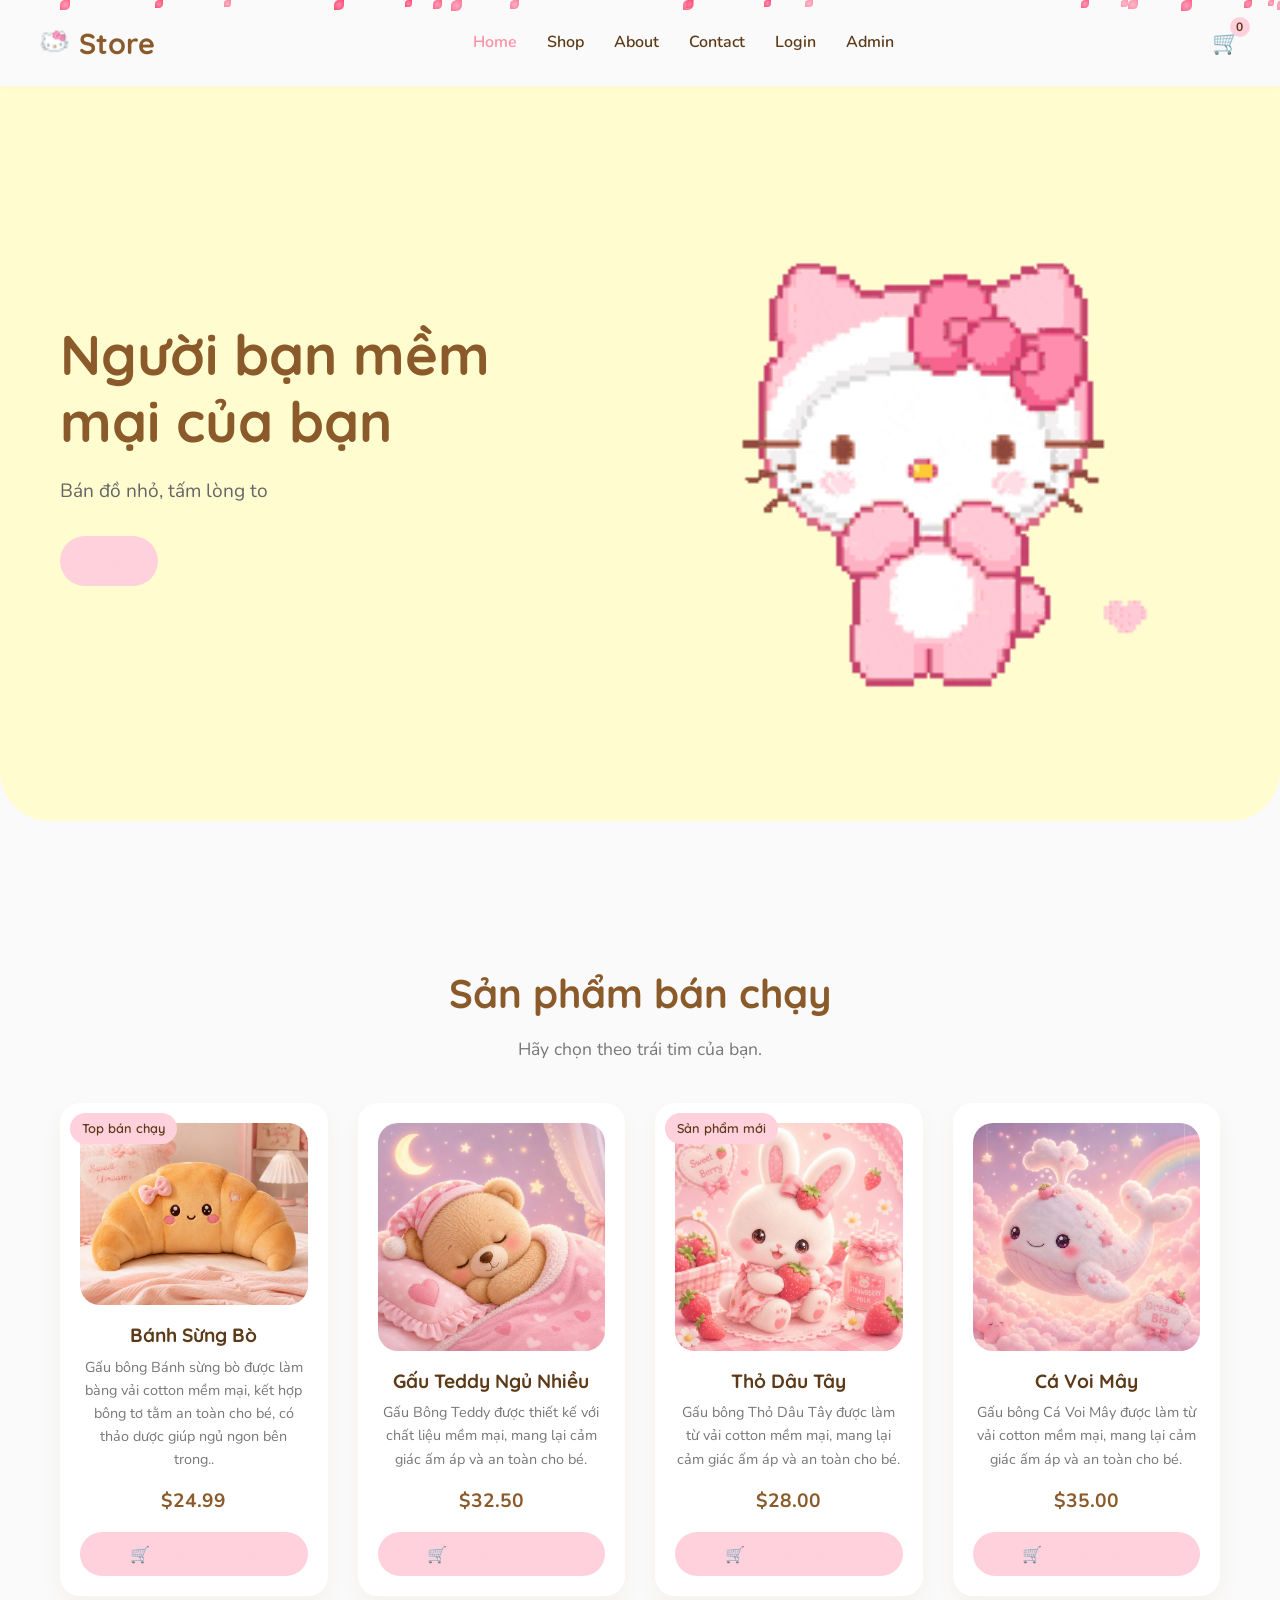
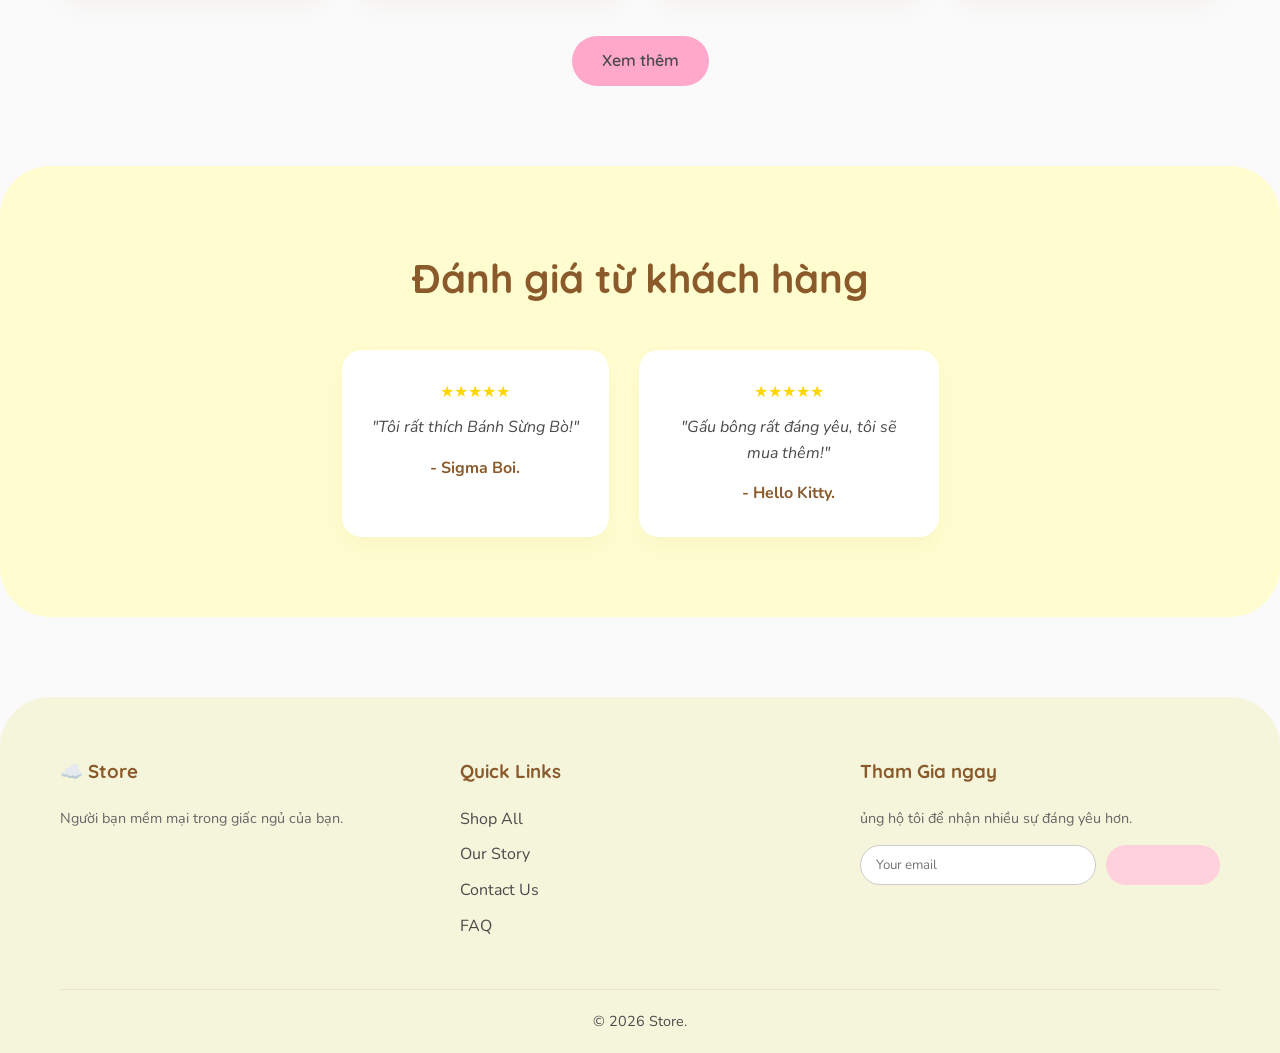
<file: index.html>
<!DOCTYPE html>
<html lang="en">

<head>
  <meta charset="UTF-8">
  <meta name="viewport" content="width=device-width, initial-scale=1.0">
  <title>☁️Store | Soft friends for every moment</title>
  <link rel="stylesheet" href="style.css">
  <link rel="stylesheet" herf="app.css">

</head>

<body>

  <!-- Navigation -->
  <header>
    <div class="container navbar">
      <a href="index.html" class="logo">
        <img src="logo.png" alt="Store Logo" class="logo-image" style="height:1em;width:auto;border-radius:4px;" />
        <span>Store</span>
      </a>

      <button class="mobile-menu-btn">☰</button>

      <ul class="nav-links">
        <li><a href="index.html" class="active">Home</a></li>
        <li><a href="shop.html">Shop</a></li>
        <li><a href="about.html">About</a></li>
        <li><a href="contact.html">Contact</a></li>
        <li><a href="login.html">Login</a></li>
        <li><a href="admin.html">Admin</a></li>

      </ul>
            <a href="cart.html" class="cart-icon-container" style="font-size:1.4rem;color:var(--dark-brown);position:relative;text-decoration:none;">
        🛒 <span class="cart-badge" id="nav-badge">0</span>
      </a>
    </div>
  </header>

  <!-- Hero Section -->
  <section class="hero">
    <div class="container">
      <div class="hero-text">
        <h1>Người bạn mềm mại của bạn</h1>
        <p>Bán đồ nhỏ, tấm lòng to</p>
        <a href="shop.html" class="btn btn-primary">Shop</a>
      </div>
      <div class="hero-image placeholder-img" style="font-size: 5rem; border: none; background: transparent;">
        
        <img src="hellokitty.gif" alt="Hero Image" class="hero-image" />
      </div>
    </div>
  </section>

  <!-- Best Sellers Section -->
  <section class="section-padding">
    <div class="container">
      <h2 class="section-title text-center">Sản phẩm bán chạy</h2>
      <p class="section-subtitle text-center">Hãy chọn theo trái tim của bạn.</p>

      <div class="product-grid" id="home-featured-grid">

        <div class="product-card">
          <div class="product-badge">Top bán chạy</div>
            <img src="croissant.jpg" alt="Croissant" class="product-image" />
         <h3 class="product-title">Bánh Sừng Bò</h3>
          <p class="product-desc">Gấu bông Bánh sừng bò được làm bàng vải cotton mềm mại, kết hợp bông tơ tằm an toàn cho bé, có thảo dược giúp ngủ ngon bên trong..</p>
          <div class="product-price">$24.99</div>
          <button class="btn btn-primary" style="margin-top:auto;" 
  onclick="addToCart('Bánh Sừng Bò', 24.99, 'croissant.jpg')">
  🛒 Thêm vào giỏ
</button>
        </div>

        <div class="product-card">
          <img src="bear.jpg" alt="Sleepy Teddy Bear" class="product-image" />
          <h3 class="product-title">Gấu Teddy Ngủ Nhiều </h3>
          <p class="product-desc">Gấu Bông Teddy được thiết kế với chất liệu mềm mại, mang lại cảm giác ấm áp và an toàn cho bé.</p>
          <div class="product-price">$32.50</div>
          <button class="btn btn-primary" style="margin-top:auto;" 
  onclick="addToCart('Gấu Teddy Ngủ Nhiều', 32.50, 'bear.jpg')">
  🛒 Thêm vào giỏ
</button>
        </div>

        <div class="product-card">
          <div class="product-badge">Sản phẩm mới</div>
          <img src="strawberry-bunny.jpg" alt="Strawberry Bunny" class="product-image" />
          <h3 class="product-title">Thỏ Dâu Tây</h3>
          <p class="product-desc">Gấu bông Thỏ Dâu Tây được làm từ vải cotton mềm mại, mang lại cảm giác ấm áp và an toàn cho bé.</p>
          <div class="product-price">$28.00</div>
          <button class="btn btn-primary" style="margin-top:auto;" 
  onclick="addToCart('Thỏ Dâu Tây', 28.00, 'strawberry-bunny.jpg')">
  🛒 Thêm vào giỏ
</button>
        </div>

        <div class="product-card">
          <img src="cloud-whale.jpg" alt="Cloud Whale" class="product-image" />
          <h3 class="product-title">Cá Voi Mây</h3>
          <p class="product-desc">Gấu bông Cá Voi Mây được làm từ vải cotton mềm mại, mang lại cảm giác ấm áp và an toàn cho bé.</p>
          <div class="product-price">$35.00</div>
          <button class="btn btn-primary" style="margin-top:auto;" 
  onclick="addToCart('Cá Voi Mây', 35.00, 'cloud-whale.jpg')">
  🛒 Thêm vào giỏ
</button>
        </div>

      </div>

      <div class="text-center" style="margin-top: 40px;">
        <a href="shop.html" class="btn btn-outline">Xem thêm</a>
      </div>
    </div>
  </section>

  <!-- Customer Reviews -->
  <section class="section-padding" style="background-color: var(--cream); border-radius: 50px;">
    <div class="container text-center">
      <h2 class="section-title">Đánh giá từ khách hàng</h2>
      <div style="display: flex; gap: 30px; justify-content: center; flex-wrap: wrap; margin-top: 40px;">

        <div
          style="background: white; padding: 30px; border-radius: 20px; max-width: 300px; box-shadow: var(--shadow);">
          <div style="color: #FFD700; margin-bottom: 10px;">★★★★★</div>
          <p style="font-style: italic;">"Tôi rất thích Bánh Sừng Bò!"</p>
          <p style="margin-top: 15px; font-weight: bold; color: var(--light-brown);">- Sigma Boi.</p>
        </div>

        <div
          style="background: white; padding: 30px; border-radius: 20px; max-width: 300px; box-shadow: var(--shadow);">
          <div style="color: #FFD700; margin-bottom: 10px;">★★★★★</div>
          <p style="font-style: italic;">"Gấu bông rất đáng yêu, tôi sẽ mua thêm!"</p>
          <p style="margin-top: 15px; font-weight: bold; color: var(--light-brown);">- Hello Kitty.</p>
        </div>

      </div>
    </div>
  </section>

  <!-- Footer -->
  <footer>
    <div class="container">
      <div class="footer-content">
        <div class="footer-col">
          <h3>☁️ Store</h3>
          <p style="color: #666; font-size: 0.9rem;">Người bạn mềm mại trong giấc ngủ của bạn.</p>
        </div>
        <div class="footer-col">
          <h3>Quick Links</h3>
          <ul>
            <li><a href="shop.html">Shop All</a></li>
            <li><a href="about.html">Our Story</a></li>
            <li><a href="contact.html">Contact Us</a></li>
            <li><a href="contact.html">FAQ</a></li>
          </ul>
        </div>
        <div class="footer-col">
          <h3>Tham Gia ngay</h3>
          <p style="color: #666; font-size: 0.9rem;">ủng hộ tôi để nhận nhiều sự đáng yêu hơn.</p>
          <form class="newsletter-form">
            <input type="email" placeholder="Your email" required>
            <button type="submit" class="btn btn-primary" style="padding: 10px 20px;">Subscribe</button>
          </form>
        </div>
      </div>
      <div class="footer-bottom">
        &copy; 2026 Store. 
      </div>
    </div>
    <div id="petals-container"></div>
<script src="app.js"></script>
  </footer>
</body>
</html>
</file>
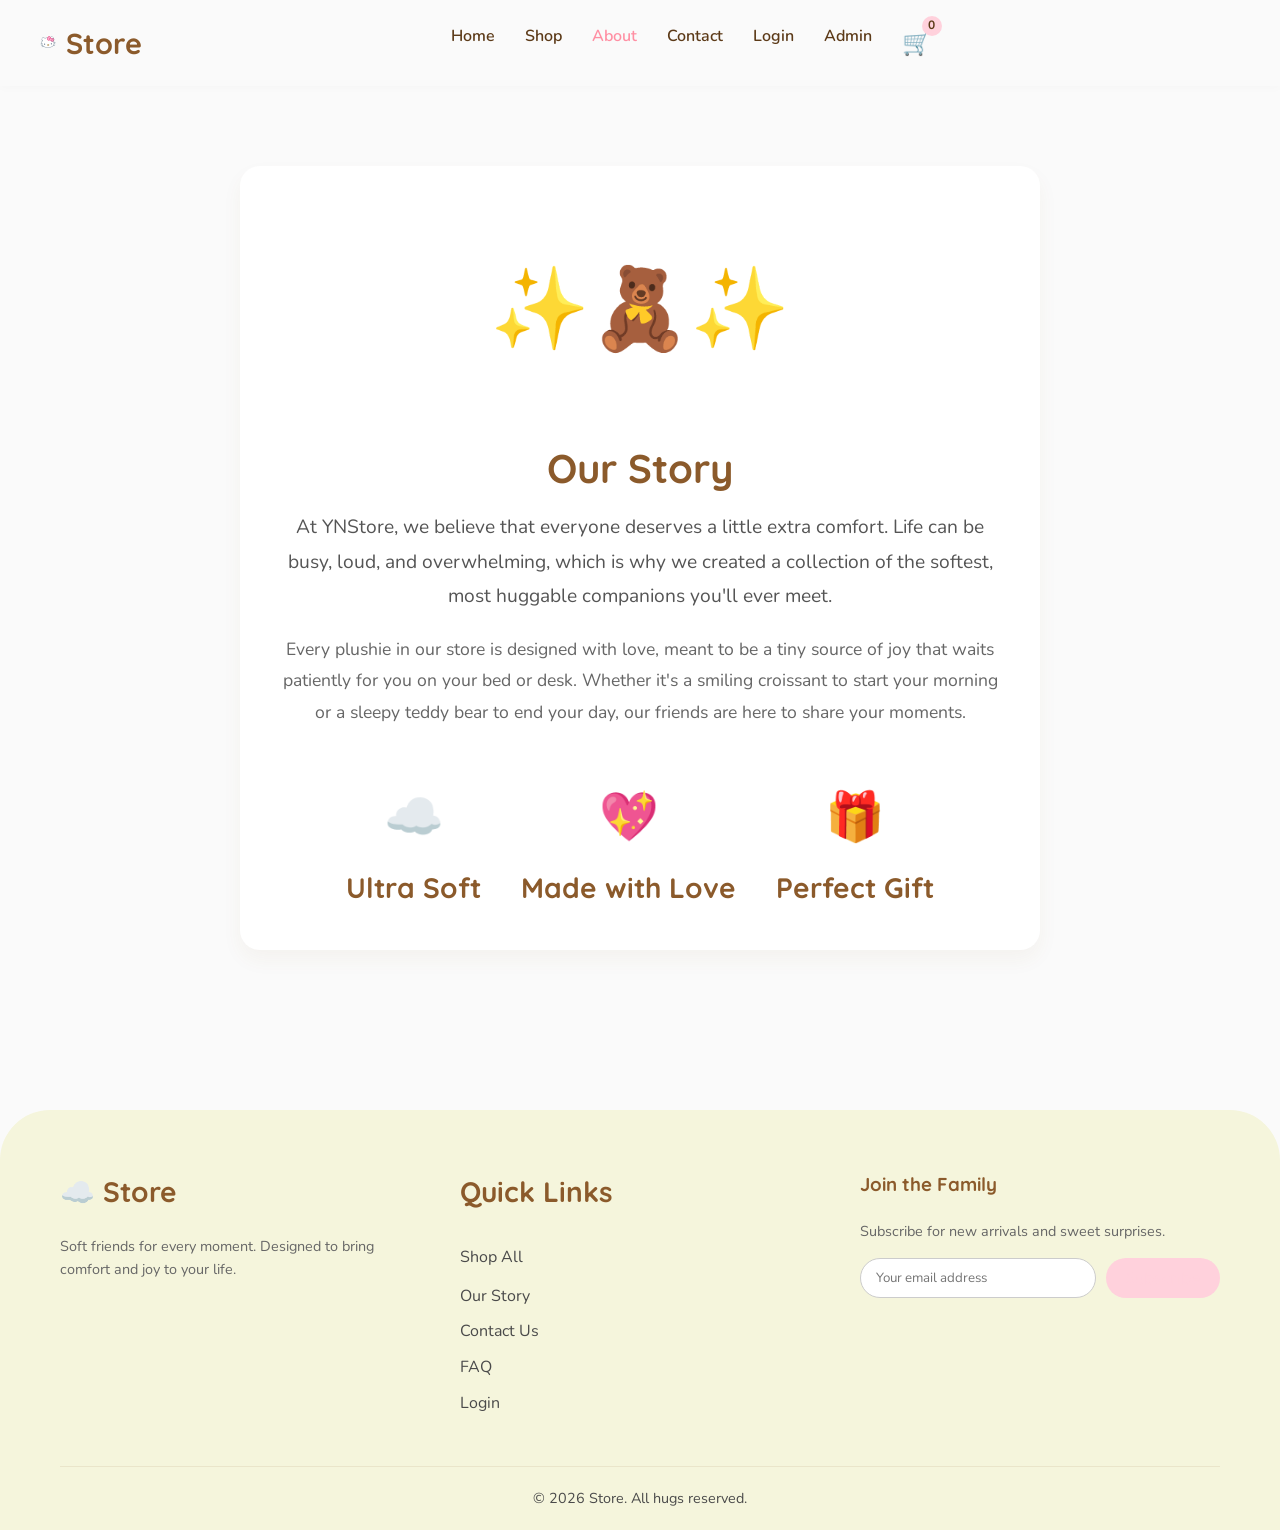
<file: about.html>
<!DOCTYPE html>
<html lang="en">
<head>
  <meta charset="UTF-8">
  <meta name="viewport" content="width=device-width, initial-scale=1.0">
  <title>About Us | Store</title>
  <link rel="stylesheet" href="style.css">
</head>
<body>

  <header>
    <div class="container navbar">
      <a href="index.html" class="logo">
        <!-- Trong index.html -->
<img src="logo.png" class="logo-image" />
<span>Store</span>
        
      </a>
      
      <button class="mobile-menu-btn">☰</button>
      
      <ul class="nav-links">
        <li><a href="index.html">Home</a></li>
        <li><a href="shop.html">Shop</a></li>
        <li><a href="about.html" class="active">About</a></li>
        <li><a href="contact.html">Contact</a></li>
        <li><a href="login.html">Login</a></li>
        <li><a href="admin.html">Admin</a></li>
        <a href="cart.html" class="cart-icon-container" style="font-size:1.5rem; color:var(--dark-brown);">
  🛒 <span class="cart-badge">0</span>
      </ul>
    </div>
  </header>

  <div class="container section-padding">
    <div class="about-content text-center" style="max-width: 800px; margin: 0 auto;">
      <div class="placeholder-img" style="font-size: 5rem; height: 200px; margin-bottom: 30px; border: none; background: transparent;">
        ✨🧸✨
      </div>
      <h1 class="section-title">Our Story</h1>
      <p style="font-size: 1.2rem; color: #555; margin-bottom: 20px; line-height: 1.8;">
        At YNStore, we believe that everyone deserves a little extra comfort. Life can be busy, loud, and overwhelming, which is why we created a collection of the softest, most huggable companions you'll ever meet.
      </p>
      <p style="font-size: 1.1rem; color: #666; margin-bottom: 30px; line-height: 1.8;">
        Every plushie in our store is designed with love, meant to be a tiny source of joy that waits patiently for you on your bed or desk. Whether it's a smiling croissant to start your morning or a sleepy teddy bear to end your day, our friends are here to share your moments.
      </p>
      <div style="display: flex; justify-content: center; gap: 40px; margin-top: 50px;">
        <div>
          <div style="font-size: 3rem; margin-bottom: 10px;">☁️</div>
          <h3 style="font-family: var(--font-heading); color: var(--light-brown);">Ultra Soft</h3>
        </div>
        <div>
          <div style="font-size: 3rem; margin-bottom: 10px;">💖</div>
          <h3 style="font-family: var(--font-heading); color: var(--light-brown);">Made with Love</h3>
        </div>
        <div>
          <div style="font-size: 3rem; margin-bottom: 10px;">🎁</div>
          <h3 style="font-family: var(--font-heading); color: var(--light-brown);">Perfect Gift</h3>
        </div>
      </div>
    </div>
  </div>

     <footer>
    <div class="container">
      <div class="footer-content">
        <div class="footer-col">
          <h3>☁️ Store</h3>
          <p style="color: #666; font-size: 0.9rem;">Soft friends for every moment. Designed to bring comfort and joy to your life.</p>
        </div>
        <div class="footer-col">
          <h3>Quick Links</h3>
          <ul>
            <li><a href="shop.html">Shop All</a></li>
            <li><a href="about.html">Our Story</a></li>
            <li><a href="contact.html">Contact Us</a></li>
            <li><a href="contact.html">FAQ</a></li>
            <li><a href="login.html">Login</a></li>
          </ul>
        </div>
        <div class="footer-col">
          <h3>Join the Family</h3>
          <p style="color: #666; font-size: 0.9rem;">Subscribe for new arrivals and sweet surprises.</p>
          <form class="newsletter-form">
            <input type="email" placeholder="Your email address" required>
            <button type="submit" class="btn btn-primary" style="padding: 10px 20px;">Subscribe</button>
          </form>
        </div>
      </div>
      <div class="footer-bottom">
        &copy; 2026 Store. All hugs reserved.
      </div>
    </div>
  </footer>
</body>
</html>
</file>
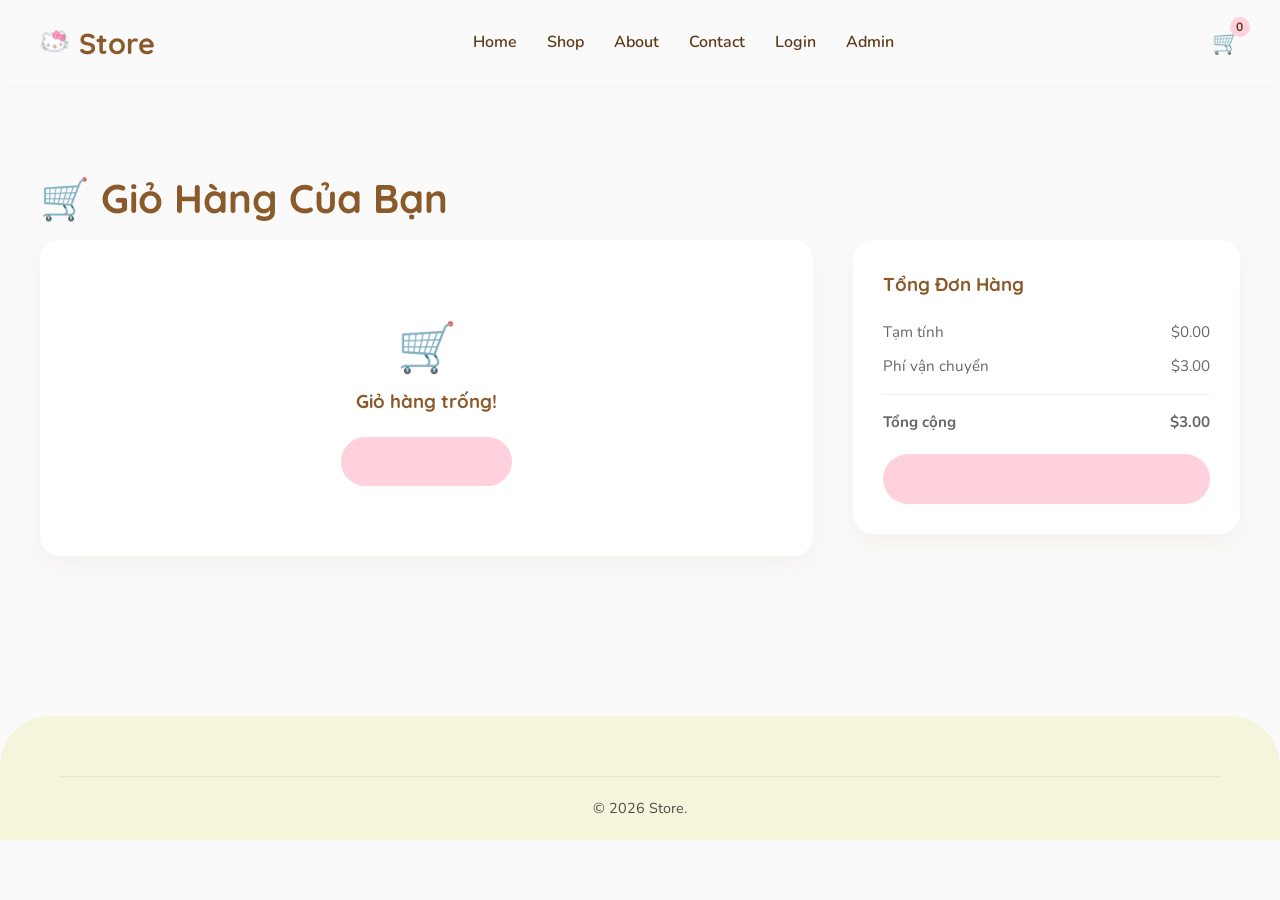
<file: cart.html>
<!DOCTYPE html>
<html lang="en">
<head>
  <meta charset="UTF-8">
  <meta name="viewport" content="width=device-width, initial-scale=1.0">
  <title>Giỏ Hàng | Store</title>
  <link rel="stylesheet" href="style.css">
</head>
<body>

  <header>
    <div class="container navbar">
      <a href="index.html" class="logo">
        <img src="logo.png" alt="Store Logo" class="logo-image" style="height:1em;width:auto;border-radius:4px;" />
        <span>Store</span>
      </a>
      <button class="mobile-menu-btn">☰</button>
      <ul class="nav-links">
        <li><a href="index.html">Home</a></li>
        <li><a href="shop.html">Shop</a></li>
        <li><a href="about.html">About</a></li>
        <li><a href="contact.html">Contact</a></li>
        <li><a href="login.html">Login</a></li>
        <li><a href="admin.html">Admin</a></li>
      </ul>
        <a href="cart.html" class="cart-icon-container" style="font-size:1.4rem;color:var(--dark-brown);position:relative;text-decoration:none;">
        🛒 <span class="cart-badge" id="nav-badge">0</span>
        </a>
    </div>
  </header>

  <div class="container section-padding">
    <h1 class="section-title">🛒 Giỏ Hàng Của Bạn</h1>
    <div class="cart-container">
      <div class="cart-items" id="cart-items-container">
        <!-- JS sẽ render vào đây -->
      </div>
      <div class="cart-summary">
        <h3 style="margin-bottom:20px;">Tổng Đơn Hàng</h3>
        <div class="summary-row"><span>Tạm tính</span><span id="subtotal">$0.00</span></div>
        <div class="summary-row"><span>Phí vận chuyển</span><span>$3.00</span></div>
        <div class="summary-row summary-total"><span>Tổng cộng</span><span id="total">$3.00</span></div>
        <a href="checkout.html" class="btn btn-primary" style="width:100%;margin-top:20px;display:block;text-align:center;">
          Thanh Toán →
        </a>
      </div>
    </div>
  </div>

  <footer>
    <div class="container">
      <div class="footer-bottom">&copy; 2026 Store.</div>
    </div>
  </footer>

<script> 
      const cart = JSON.parse(localStorage.getItem('cart') || '[]');
    const container = document.getElementById('cart-items-container');
    const subtotalEl = document.getElementById('subtotal');
    const totalEl = document.getElementById('total');

    function render() {
      if (cart.length === 0) {
        container.innerHTML = '<div class="empty-cart-message"><p style="font-size:3rem">🛒</p><h3>Giỏ hàng trống!</h3><a href="shop.html" class="btn btn-primary" style="margin-top:20px">Mua sắm ngay</a></div>';
        return;
      }
      container.innerHTML = cart.map((item, i) => `
        <div class="cart-item">
          <img src="${item.img}" class="cart-item-img" onerror="this.src=''" alt="${item.name}">
          <div class="cart-item-details">
            <div class="cart-item-title">${item.name}</div>
            <div class="cart-item-price">$${item.price.toFixed(2)}</div>
            <div class="quantity-controls">
              <button class="qty-btn" onclick="changeQty(${i}, -1)">−</button>
              <span>${item.qty}</span>
              <button class="qty-btn" onclick="changeQty(${i}, 1)">+</button>
            </div>
            <button class="remove-btn" onclick="removeItem(${i})">Xóa</button>
          </div>
        </div>
      `).join('');
      const sub = cart.reduce((s, i) => s + i.price * i.qty, 0);
      subtotalEl.textContent = '$' + sub.toFixed(2);
      totalEl.textContent = '$' + (sub + 3).toFixed(2);
      document.querySelector('.cart-badge').textContent = cart.reduce((s,i) => s + i.qty, 0);
    }

    function changeQty(i, d) {
      cart[i].qty += d;
      if (cart[i].qty <= 0) cart.splice(i, 1);
      localStorage.setItem('cart', JSON.stringify(cart));
      render();
    }

    function removeItem(i) {
      cart.splice(i, 1);
      localStorage.setItem('cart', JSON.stringify(cart));
      render();
    }

    render();
</script>
</body>
</html>
</file>
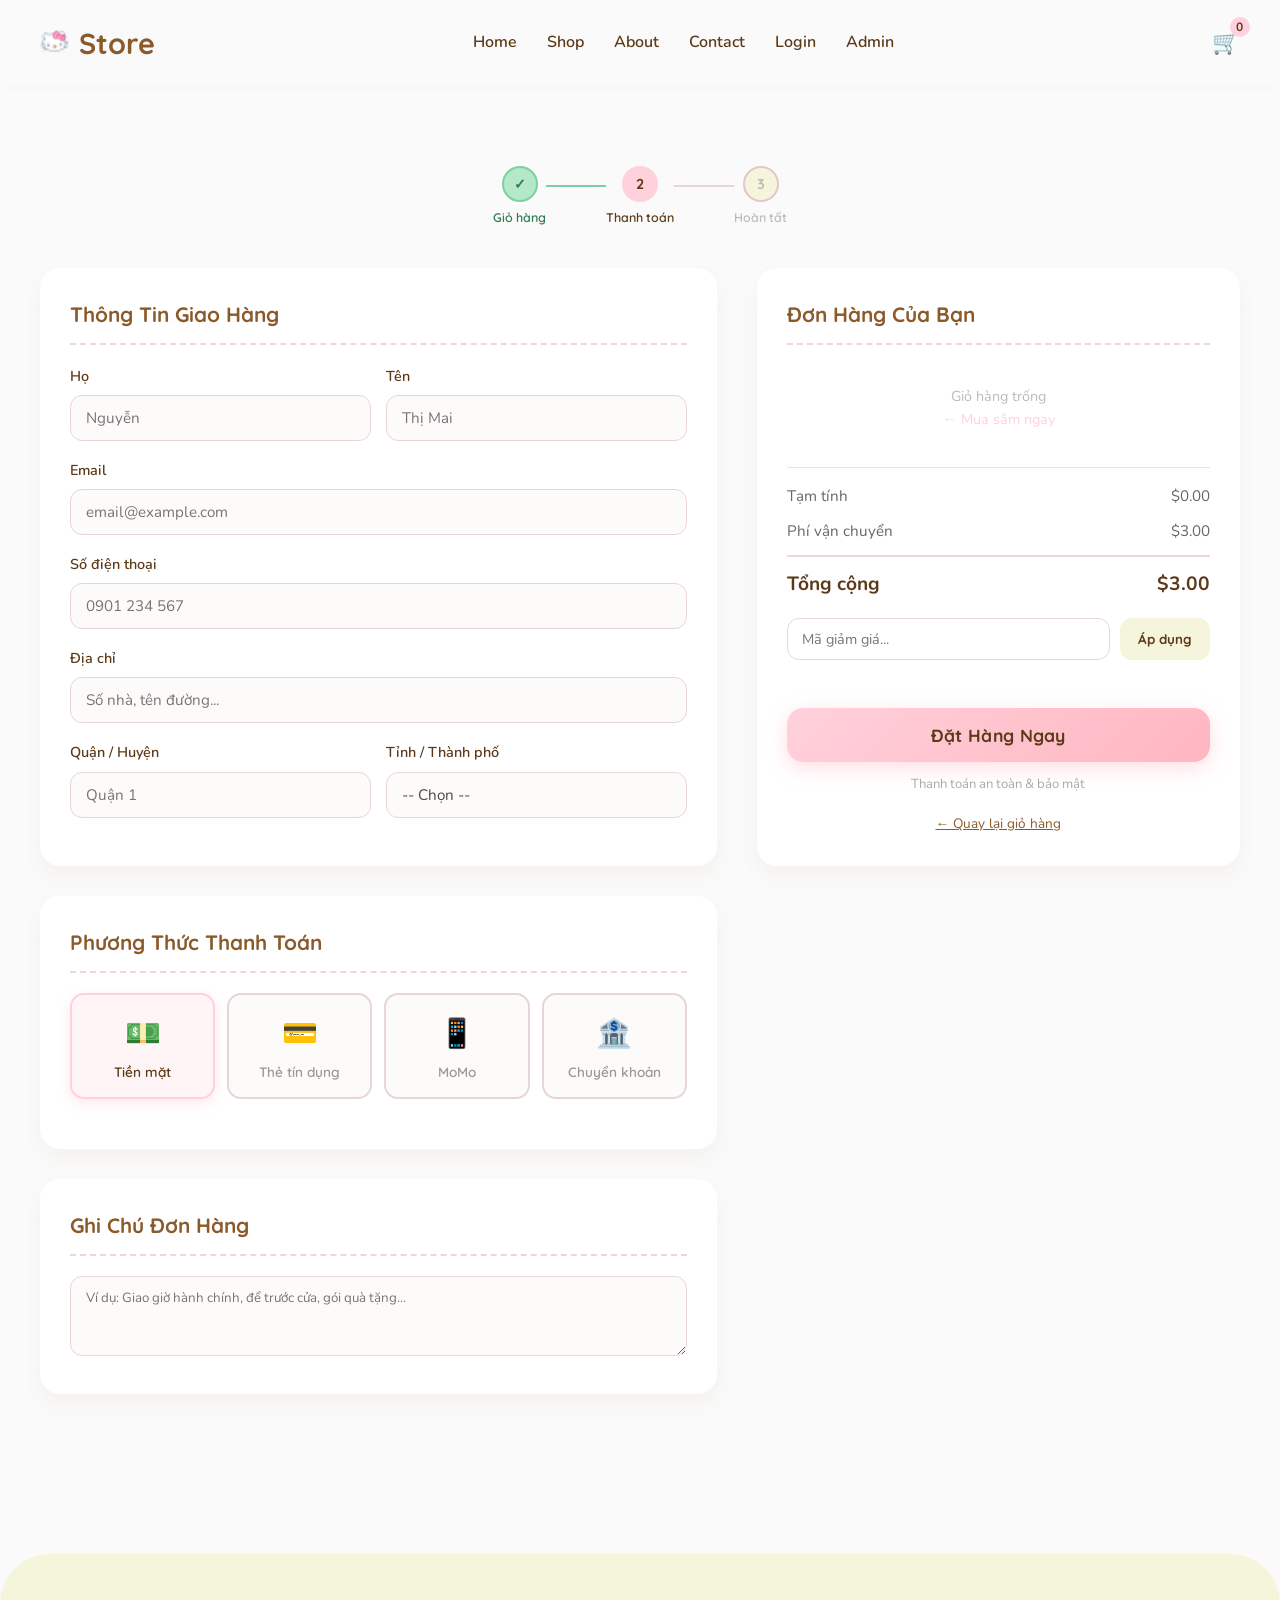
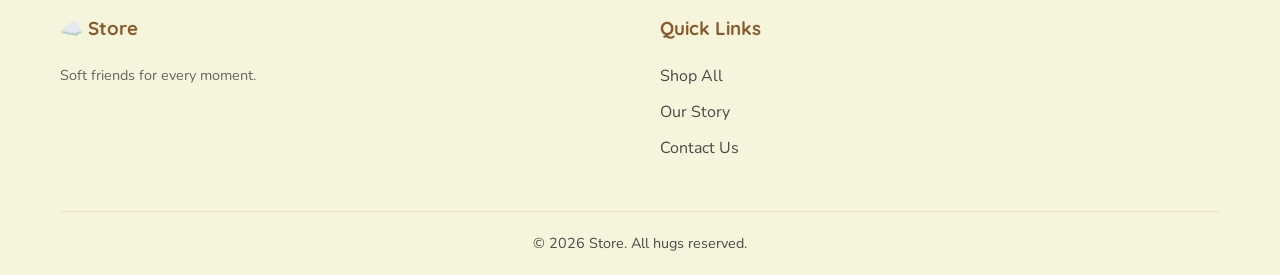
<file: checkout.html>
<!DOCTYPE html>
<html lang="en">
<head>
  <meta charset="UTF-8">
  <meta name="viewport" content="width=device-width, initial-scale=1.0">
  <title>Thanh Toán | Store</title>
  <link rel="stylesheet" href="style.css">

</head>
<body>

  <!-- Navigation -->
  <header>
    <div class="container navbar">
      <a href="index.html" class="logo">
        <img src="logo.png" alt="Store Logo" class="logo-image" style="height:1em;width:auto;border-radius:4px;" />
        <span>Store</span>
      </a>
      <button class="mobile-menu-btn">☰</button>
      <ul class="nav-links">
        <li><a href="index.html">Home</a></li>
        <li><a href="shop.html">Shop</a></li>
        <li><a href="about.html">About</a></li>
        <li><a href="contact.html">Contact</a></li>
        <li><a href="login.html">Login</a></li>
        <li><a href="admin.html">Admin</a></li>
      </ul>
      <a href="cart.html" class="cart-icon-container" style="font-size:1.4rem;color:var(--dark-brown);position:relative;text-decoration:none;">
        🛒 <span class="cart-badge" id="nav-badge">0</span>
      </a>
    </div>
  </header>

  <div class="container section-padding">

    <!-- Step Indicator -->
    <div class="checkout-steps">
      <div class="step done">
        <div class="step-circle">✓</div>
        <span class="step-label">Giỏ hàng</span>
      </div>
      <div class="step-line done"></div>
      <div class="step active">
        <div class="step-circle">2</div>
        <span class="step-label">Thanh toán</span>
      </div>
      <div class="step-line"></div>
      <div class="step">
        <div class="step-circle">3</div>
        <span class="step-label">Hoàn tất</span>
      </div>
    </div>

    <div class="checkout-wrapper">

      <!-- LEFT: Form -->
      <div class="checkout-form-panel">

        <!-- Shipping Info -->
        <div class="checkout-section">
          <h2> Thông Tin Giao Hàng</h2>
          <div class="form-row">
            <div class="form-group">
              <label>Họ</label>
              <input type="text" placeholder="Nguyễn" id="first-name">
            </div>
            <div class="form-group">
              <label>Tên</label>
              <input type="text" placeholder="Thị Mai" id="last-name">
            </div>
          </div>
          <div class="form-group">
            <label>Email</label>
            <input type="email" placeholder="email@example.com" id="email">
          </div>
          <div class="form-group">
            <label>Số điện thoại</label>
            <input type="tel" placeholder="0901 234 567" id="phone">
          </div>
          <div class="form-group">
            <label>Địa chỉ</label>
            <input type="text" placeholder="Số nhà, tên đường..." id="address">
          </div>
          <div class="form-row">
            <div class="form-group">
              <label>Quận / Huyện</label>
              <input type="text" placeholder="Quận 1" id="district">
            </div>
            <div class="form-group">
              <label>Tỉnh / Thành phố</label>
              <select id="city">
                <option value="">-- Chọn --</option>
                <option>Hồ Chí Minh</option>
                <option>Hà Nội</option>
                <option>Đà Nẵng</option>
                <option>Cần Thơ</option>
                <option>Hải Phòng</option>
                <option>Nha Trang</option>
                <option>Khác</option>
              </select>
            </div>
          </div>
        </div>

        <!-- Payment Method -->
        <div class="checkout-section">
          <h2> Phương Thức Thanh Toán</h2>

          <div class="payment-methods">
            <div class="payment-method selected" data-method="cod" onclick="selectPayment(this)">
              <span class="pm-icon">💵</span>
              Tiền mặt
            </div>
            <div class="payment-method" data-method="card" onclick="selectPayment(this)">
              <span class="pm-icon">💳</span>
              Thẻ tín dụng
            </div>
            <div class="payment-method" data-method="momo" onclick="selectPayment(this)">
              <span class="pm-icon">📱</span>
              MoMo
            </div>
            <div class="payment-method" data-method="bank" onclick="selectPayment(this)">
              <span class="pm-icon">🏦</span>
              Chuyển khoản
            </div>
          </div>

          <!-- Card fields (show when card selected) -->
          <div class="card-fields" id="card-fields">
            <div class="form-group">
              <label>Số thẻ</label>
              <input type="text" placeholder="1234 5678 9012 3456" maxlength="19" id="card-number" oninput="formatCard(this)">
            </div>
            <div class="form-row">
              <div class="form-group">
                <label>Ngày hết hạn</label>
                <input type="text" placeholder="MM / YY" maxlength="7" id="card-expiry" oninput="formatExpiry(this)">
              </div>
              <div class="form-group">
                <label>CVV</label>
                <input type="password" placeholder="•••" maxlength="3" id="card-cvv">
              </div>
            </div>
            <div class="form-group">
              <label>Tên chủ thẻ</label>
              <input type="text" placeholder="NGUYEN THI MAI">
            </div>
          </div>

          <!-- MoMo info -->
          <div id="momo-info" style="display:none; background:var(--cream); border-radius:12px; padding:16px; font-size:0.9rem; color:#666; line-height:1.7;">
             Vui lòng chuyển khoản đến số MoMo: <strong style="color:var(--dark-brown)">0901 234 567</strong><br>
            Nội dung: <strong style="color:var(--dark-brown)" id="momo-order-id">ORDER-XXXX</strong>
          </div>

          <!-- Bank info -->
          <div id="bank-info" style="display:none; background:var(--cream); border-radius:12px; padding:16px; font-size:0.9rem; color:#666; line-height:1.7;">
            🏦 Ngân hàng: <strong style="color:var(--dark-brown)">Vietcombank</strong><br>
            Số tài khoản: <strong style="color:var(--dark-brown)">1234 5678 9012</strong><br>
            Chủ tài khoản: <strong style="color:var(--dark-brown)">CONG TY TNHH Hello Kitty STORE</strong><br>
            Nội dung CK: <strong style="color:var(--dark-brown)" id="bank-order-id">ORDER-XXXX</strong>
          </div>
        </div>

        <!-- Note -->
        <div class="checkout-section">
          <h2> Ghi Chú Đơn Hàng</h2>
          <div class="form-group" style="margin-bottom:0">
            <textarea id="note" rows="3" 
              style="width:100%;padding:12px 15px;border:1.5px solid #e8d5d8;border-radius:12px;font-family:var(--font-body);resize:vertical;background:#fdfafa;"
              placeholder="Ví dụ: Giao giờ hành chính, để trước cửa, gói quà tặng..."></textarea>
          </div>
        </div>

      </div>

      <!-- RIGHT: Order Summary -->
      <div class="order-summary-panel">
        <div class="order-summary">
          <h2> Đơn Hàng Của Bạn</h2>

          <div id="order-items">
            <!-- Render by JS -->
            <div style="text-align:center;padding:20px;color:#bbb;">Đang tải...</div>
          </div>

          <hr class="summary-divider">

          <div class="summary-row">
            <span>Tạm tính</span>
            <span id="order-subtotal">$0.00</span>
          </div>
          <div class="summary-row" id="discount-row" style="display:none;color:#e06b8c;">
            <span>Giảm giá </span>
            <span id="discount-amount">-$0.00</span>
          </div>
          <div class="summary-row">
            <span>Phí vận chuyển</span>
            <span>$3.00</span>
          </div>
          <div class="summary-row total">
            <span>Tổng cộng</span>
            <span id="order-total">$3.00</span>
          </div>

          <!-- Coupon -->
          <div class="coupon-row">
            <input type="text" id="coupon-input" placeholder="Mã giảm giá...">
            <button onclick="applyCoupon()">Áp dụng</button>
          </div>
          <div id="coupon-msg" style="font-size:0.82rem;margin-top:8px;min-height:18px;"></div>

          <button class="btn-place-order" onclick="placeOrder()">
            Đặt Hàng Ngay 
          </button>
          <div class="secure-note"> Thanh toán an toàn & bảo mật</div>

          <div style="text-align:center;margin-top:16px;">
            <a href="cart.html" style="font-size:0.85rem;color:var(--light-brown);text-decoration:underline;">
              ← Quay lại giỏ hàng
            </a>
          </div>
        </div>
      </div>

    </div>
  </div>

  <!-- Footer -->
  <footer>
    <div class="container">
      <div class="footer-content">
        <div class="footer-col">
          <h3>☁️ Store</h3>
          <p style="color:#666;font-size:0.9rem;">Soft friends for every moment.</p>
        </div>
        <div class="footer-col">
          <h3>Quick Links</h3>
          <ul>
            <li><a href="shop.html">Shop All</a></li>
            <li><a href="about.html">Our Story</a></li>
            <li><a href="contact.html">Contact Us</a></li>
          </ul>
        </div>
      </div>
      <div class="footer-bottom">&copy; 2026 Store. All hugs reserved.</div>
    </div>
  </footer>

  <!-- Success Overlay -->
  <div class="success-overlay" id="success-overlay">
    <div class="success-icon"> <img src="hellokitty.gif" alt="Success" style="width:80px;height:80px;"></div>
    <div class="success-message">
    <h2>Đặt hàng thành công!</h2>
    <p style="margin:10px 0 8px;">Cảm ơn bạn đã tin tưởng Store <br>Chúng tôi sẽ liên hệ xác nhận đơn hàng sớm nhất.</p>
    <p id="success-order-id" style="font-weight:700;color:var(--light-brown);margin-bottom:30px;"></p>
    <a href="shop.html" class="btn btn-primary" style="padding:14px 40px;">Tiếp tục mua sắm 🛍️</a>
  </div>
<script>
    (function () {
    const container = document.getElementById('petals-container');
    if (!container) return;

    function createPetal() {
        const petal = document.createElement('div');
        petal.className = 'petal';

        const size = Math.random() * 6 + 6;
        const duration = Math.random() * 3 + 4;

        petal.style.left = Math.random() * 100 + '%';
        petal.style.width = petal.style.height = size + 'px';
        petal.style.animationDuration = duration + 's';
        petal.style.opacity = Math.random() * 0.4 + 0.4;

        container.appendChild(petal);

        setTimeout(() => petal.remove(), (duration + 1) * 1000);
    }

    setInterval(createPetal, 220);

    for (let i = 0; i < 12; i++) {
        setTimeout(createPetal, i * 120);
    }
})();

  
    // ======= Load cart =======
    const cart = JSON.parse(localStorage.getItem('cart') || '[]');
    let discountPct = 0;
    const COUPONS = { 'YNSTORE10': 10, 'BEAR20': 20, 'SOFT5': 5 };
    const orderId = 'ORDER-' + Math.floor(Math.random() * 90000 + 10000);

    document.getElementById('momo-order-id').textContent = orderId;
    document.getElementById('bank-order-id').textContent  = orderId;

    function renderOrder() {
      const container = document.getElementById('order-items');
      if (!cart.length) {
        container.innerHTML = '<div style="text-align:center;padding:20px;color:#bbb;font-size:0.9rem;">Giỏ hàng trống<br><a href="shop.html" style="color:var(--soft-pink)">← Mua sắm ngay</a></div>';
        updateTotals();
        return;
      }
      container.innerHTML = cart.map(item => `
        <div class="order-item">
          <div class="order-item-img-placeholder">🧸</div>
          <div style="flex:1;min-width:0;">
            <div class="order-item-name">${item.name}</div>
            <div class="order-item-qty">x${item.qty}</div>
          </div>
          <div class="order-item-price">$${(item.price * item.qty).toFixed(2)}</div>
        </div>
      `).join('');
      updateTotals();
    }

    function updateTotals() {
      const sub  = cart.reduce((s, i) => s + i.price * i.qty, 0);
      const disc = sub * discountPct / 100;
      const total = sub - disc + 3;

      document.getElementById('order-subtotal').textContent = '$' + sub.toFixed(2);
      document.getElementById('order-total').textContent    = '$' + total.toFixed(2);

      const discRow = document.getElementById('discount-row');
      if (disc > 0) {
        discRow.style.display = 'flex';
        document.getElementById('discount-amount').textContent = '-$' + disc.toFixed(2);
      } else {
        discRow.style.display = 'none';
      }

      // nav badge
      const badge = document.getElementById('nav-badge');
      if (badge) badge.textContent = cart.reduce((s, i) => s + i.qty, 0);
    }

    // ======= Payment method =======
    function selectPayment(el) {
      document.querySelectorAll('.payment-method').forEach(m => m.classList.remove('selected'));
      el.classList.add('selected');
      const method = el.dataset.method;
      document.getElementById('card-fields').classList.toggle('visible', method === 'card');
      document.getElementById('momo-info').style.display  = method === 'momo'  ? 'block' : 'none';
      document.getElementById('bank-info').style.display  = method === 'bank'  ? 'block' : 'none';
    }

    // ======= Card formatting =======
    function formatCard(input) {
      let v = input.value.replace(/\D/g, '').substring(0, 16);
      input.value = v.replace(/(.{4})/g, '$1 ').trim();
    }
    function formatExpiry(input) {
      let v = input.value.replace(/\D/g, '').substring(0, 4);
      if (v.length >= 2) v = v.substring(0, 2) + ' / ' + v.substring(2);
      input.value = v;
    }

    // ======= Coupon =======
    function applyCoupon() {
      const code = document.getElementById('coupon-input').value.trim().toUpperCase();
      const msg  = document.getElementById('coupon-msg');
      if (COUPONS[code]) {
        discountPct = COUPONS[code];
        msg.style.color = '#2e7d52';
        msg.textContent = ` Áp dụng thành công! Giảm ${discountPct}%`;
        updateTotals();
      } else {
        msg.style.color = '#e06b6b';
        msg.textContent = 'Mã không hợp lệ. Thử: YNSTORE10, BEAR20, SOFT5';
      }
    }

    // ======= Place Order =======
    function placeOrder() {
      const firstName = document.getElementById('first-name').value.trim();
      const lastName  = document.getElementById('last-name').value.trim();
      const email     = document.getElementById('email').value.trim();
      const phone     = document.getElementById('phone').value.trim();
      const address   = document.getElementById('address').value.trim();
      const city      = document.getElementById('city').value;

      if (!firstName || !lastName || !email || !phone || !address || !city) {
        alert(' Vui lòng điền đầy đủ thông tin giao hàng!');
        return;
      }
      if (!cart.length) {
        alert(' Giỏ hàng trống!');
        return;
      }

      // Clear cart
      localStorage.removeItem('cart');

      // Show success
      document.getElementById('success-order-id').textContent = 'Mã đơn hàng: ' + orderId;
      document.getElementById('success-overlay').classList.add('show');
    }

    // ======= Mobile menu =======
    const menuBtn = document.querySelector('.mobile-menu-btn');
    const navLinks = document.querySelector('.nav-links');
    if (menuBtn) menuBtn.addEventListener('click', () => navLinks.classList.toggle('active'));

    // ======= Init =======
    renderOrder();
</script>

</body>
</html>
</file>
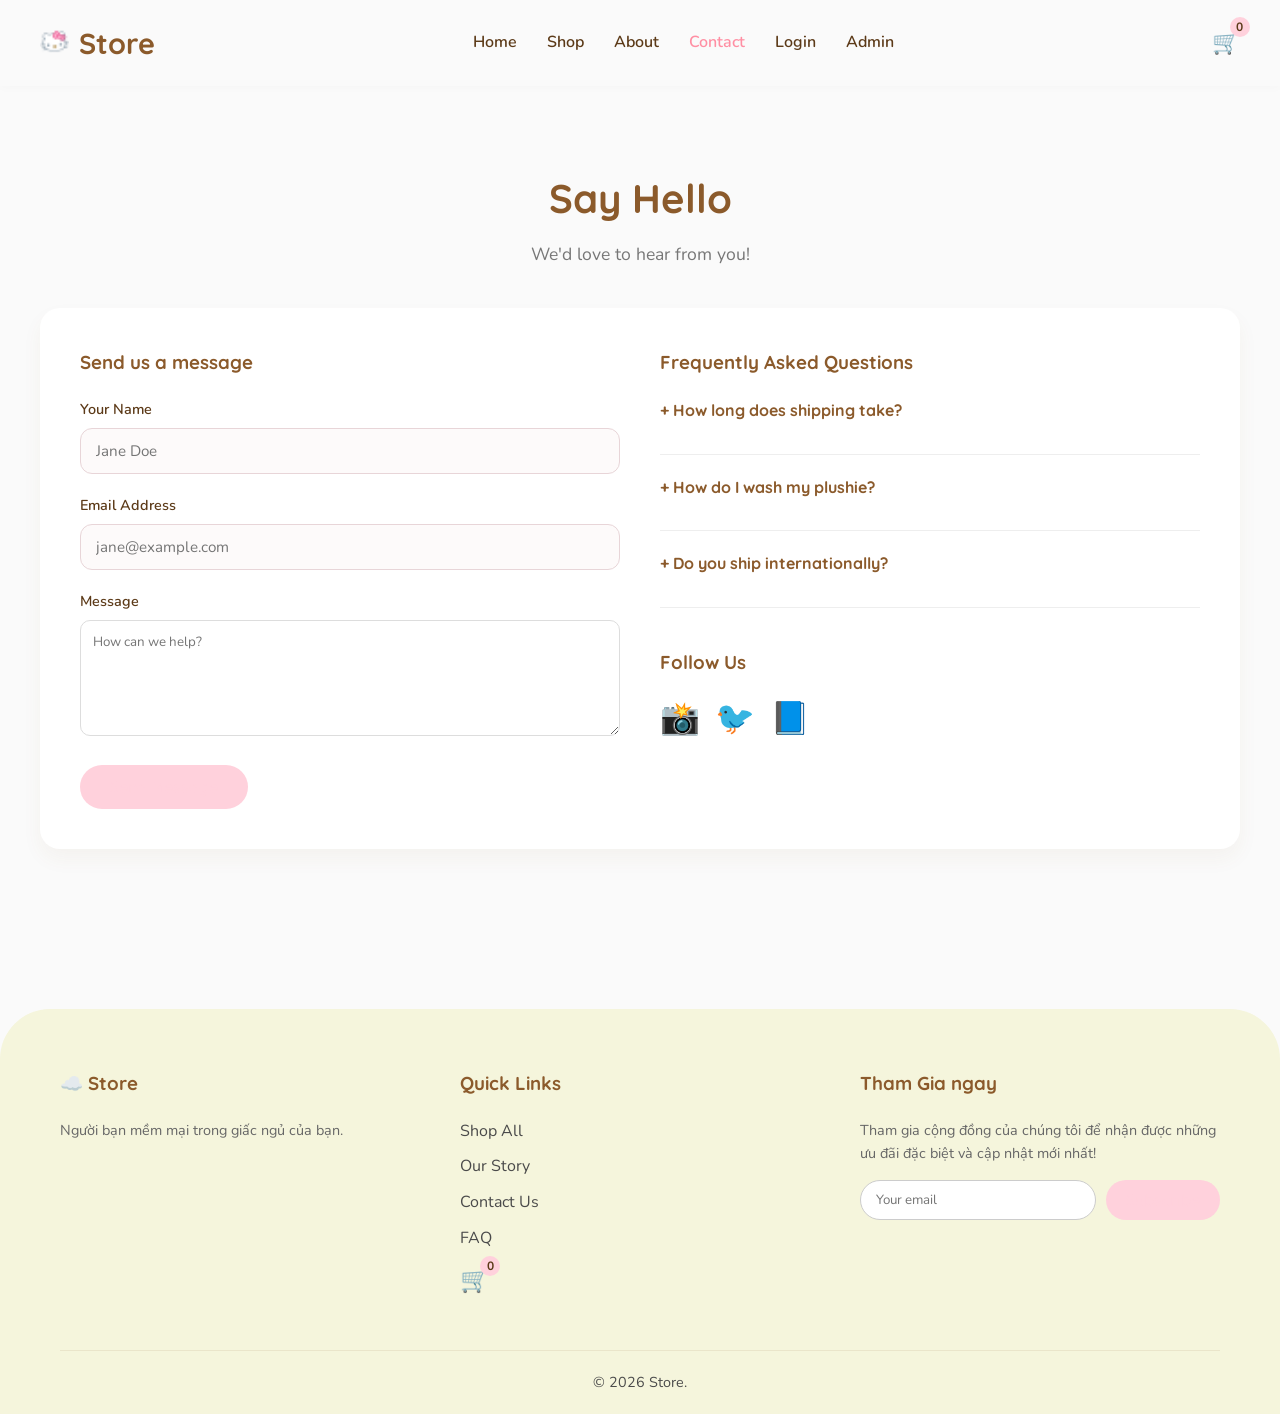
<file: contact.html>
<!DOCTYPE html>
<html lang="en">
<head>
  <meta charset="UTF-8">
  <meta name="viewport" content="width=device-width, initial-scale=1.0">
  <title>Contact Us | Store</title>
  <link rel="stylesheet" href="style.css">
</head>
<body>

  <header>
    <div class="container navbar">
      <a href="index.html" class="logo">
        <img src="logo.png" alt="Store Logo" class="logo-image" style="height:1em;width:auto;border-radius:4px;" />
        <span>Store</span>
      </a>
      
      <button class="mobile-menu-btn">☰</button>
      
      <ul class="nav-links">
      
        <li><a href="index.html">Home</a></li>
        <li><a href="shop.html">Shop</a></li>
        <li><a href="about.html">About</a></li>
        <li><a href="contact.html" class="active">Contact</a></li>
        <li><a href="login.html">Login</a></li>
        <li><a href="admin.html">Admin</a></li>

      </ul>
            <a href="cart.html" class="cart-icon-container" style="font-size:1.4rem;color:var(--dark-brown);position:relative;text-decoration:none;">
        🛒 <span class="cart-badge" id="nav-badge">0</span>
      </a>
    </div>
  </header>

  <div class="container section-padding">
    <h1 class="section-title text-center">Say Hello</h1>
    <p class="section-subtitle text-center">We'd love to hear from you!</p>

    <div class="contact-content">
      <div class="contact-grid">
        
        <div>
          <h3 style="margin-bottom: 20px; font-family: var(--font-heading);">Send us a message</h3>
          <form class="contact-form">
            <div class="form-group">
              <label for="name">Your Name</label>
              <input type="text" id="name" required placeholder="Jane Doe">
            </div>
            <div class="form-group">
              <label for="email">Email Address</label>
              <input type="email" id="email" required placeholder="jane@example.com">
            </div>
            <div class="form-group">
              <label for="message">Message</label>
              <textarea id="message" rows="5" required placeholder="How can we help?"></textarea>
            </div>
            <button type="submit" class="btn btn-primary">Send Message</button>
          </form>
        </div>

        <div>
          <h3 style="margin-bottom: 20px; font-family: var(--font-heading);">Frequently Asked Questions</h3>
          
          <div class="faq-item">
            <h4>
              + How long does shipping take?
            </h4>
            <p style="display: none; color: #666; margin-top: 10px;">Orders typically ship within 2-3 business days and arrive in 5-7 business days.</p>
          </div>

          <div class="faq-item">
            <h4>
              + How do I wash my plushie?
            </h4>
            <p style="display: none; color: #666; margin-top: 10px;">We recommend gentle spot cleaning or hand washing with mild soap to keep them perfectly soft.</p>
          </div>

          <div class="faq-item">
            <h4>
              + Do you ship internationally?
            </h4>
            <p style="display: none; color: #666; margin-top: 10px;">Yes! We want our plush friends to travel all over the world.</p>
          </div>

          <div style="margin-top: 40px;">
            <h3 style="margin-bottom: 15px; font-family: var(--font-heading);">Follow Us</h3>
            <div style="font-size: 2rem; display: flex; gap: 15px;">
              <span style="cursor: pointer;">📸</span>
              <span style="cursor: pointer;">🐦</span>
              <span style="cursor: pointer;">📘</span>
            </div>
          </div>
        </div>

      </div>
    </div>
  </div>

  <footer>
    <div class="container">
      <div class="footer-content">
        <div class="footer-col">
          <h3>☁️ Store</h3>
          <p style="color: #666; font-size: 0.9rem;">Người bạn mềm mại trong giấc ngủ của bạn.</p>
        </div>
        <div class="footer-col">
          <h3>Quick Links</h3>
          <ul>
            <li><a href="shop.html">Shop All</a></li>
            <li><a href="about.html">Our Story</a></li>
            <li><a href="contact.html">Contact Us</a></li>
            <li><a href="contact.html">FAQ</a></li>
            <li>
              <a href="cart.html" class="cart-icon-container" style="font-size:1.5rem; color:var(--dark-brown);">
                🛒 <span class="cart-badge">0</span>
              </a>
            </li>
          </ul>
        </div>
        <div class="footer-col">
          <h3>Tham Gia ngay</h3>
          <p style="color: #666; font-size: 0.9rem;">Tham gia cộng đồng của chúng tôi để nhận được những ưu đãi đặc biệt và cập nhật mới nhất!</p>
          <form class="newsletter-form">
            <input type="email" placeholder="Your email" required>
            <button type="submit" class="btn btn-primary" style="padding: 10px 20px;">Subscribe</button>
          </form>
        </div>
      </div>
      <div class="footer-bottom">
        &copy; 2026 Store.
      </div>
    </div>
  </footer>
  
  <script src="app.js"></script>
</body>
</html>
</file>
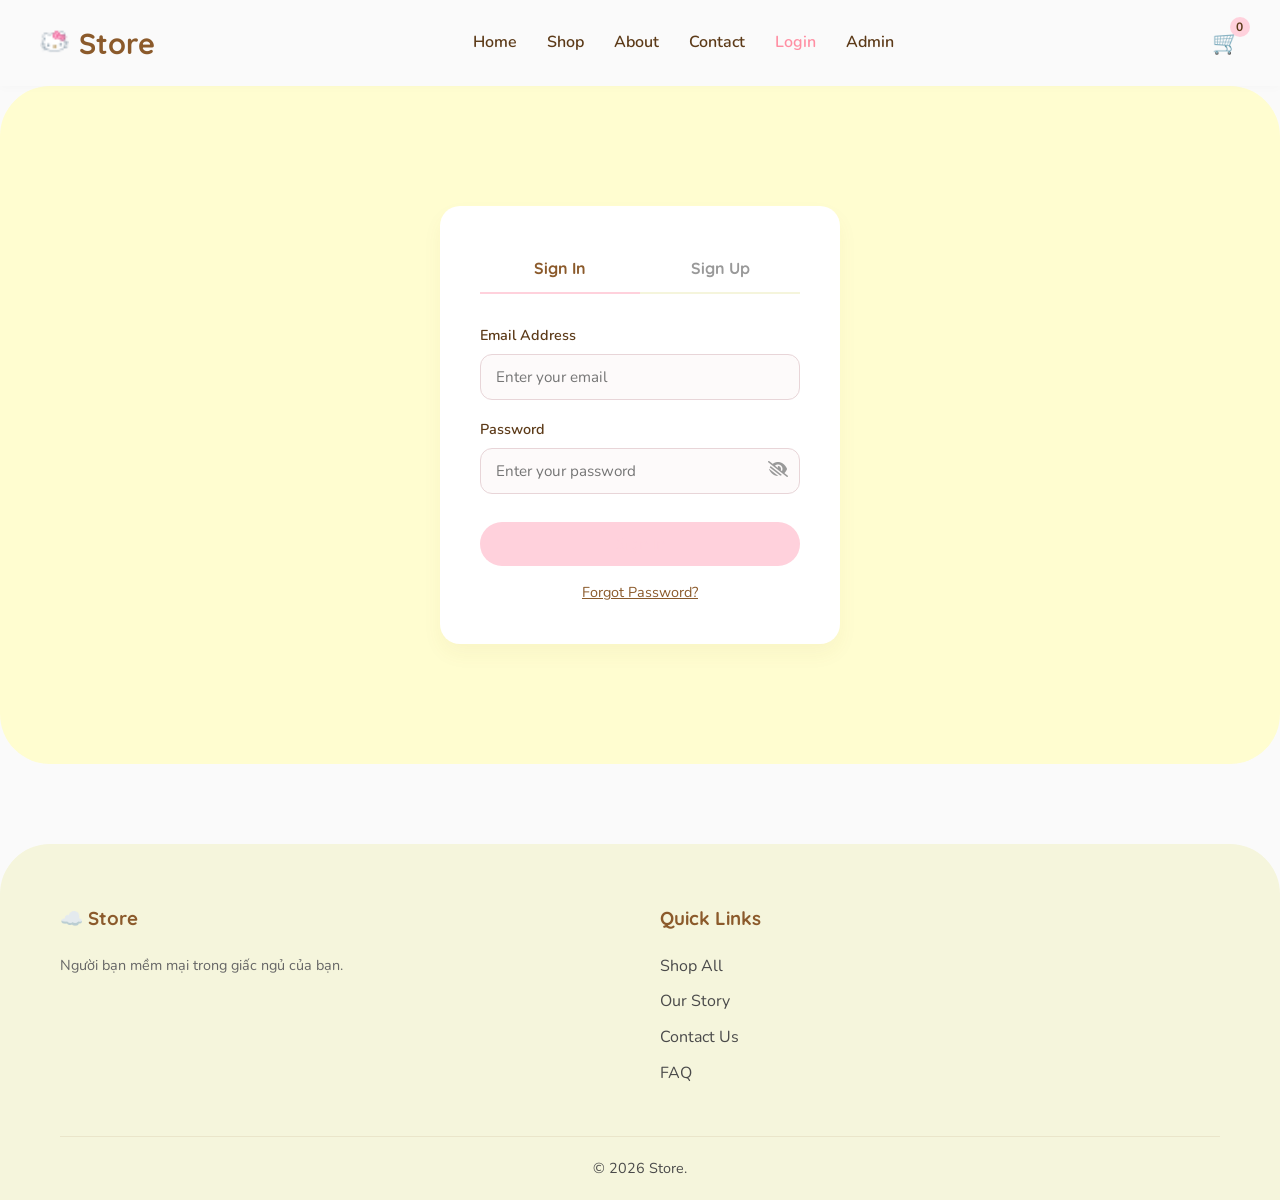
<file: login.html>
<!DOCTYPE html>
<html lang="en">

<head>
  <meta charset="UTF-8">
  <meta name="viewport" content="width=device-width, initial-scale=1.0">
  <title>Login / Sign Up | Store</title>
  <link rel="stylesheet" href="style.css">
  <link rel="stylesheet" href="https://cdnjs.cloudflare.com/ajax/libs/font-awesome/6.0.0/css/all.min.css">
</head>

<body>

  <!-- Navigation -->
  <header>
    <div class="container navbar">
      <a href="index.html" class="logo">
        <img src="logo.png" alt="Store Logo" class="logo-image" style="height:1em;width:auto;border-radius:4px;" />
        <span>Store</span>
      </a>
      <button class="mobile-menu-btn">☰</button>
      <ul class="nav-links">
        <li><a href="index.html">Home</a></li>
        <li><a href="shop.html">Shop</a></li>
        <li><a href="about.html">About</a></li>
        <li><a href="contact.html">Contact</a></li>
        <li><a href="login.html" class="active">Login</a></li>
        <li><a href="admin.html">Admin</a></li>
      </ul>
      <a href="cart.html" class="cart-icon-container" style="font-size:1.4rem;color:var(--dark-brown);position:relative;text-decoration:none;">
        🛒 <span class="cart-badge" id="nav-badge">0</span>
      </a>
    </div>
  </header>

  <!-- Auth Section -->
  <section class="section-padding" style="background-color: var(--cream); border-radius: 50px;">
    <div class="container">
      <div class="auth-container">
        <div class="auth-tabs">
          <!-- FIX: truyền event vào switchTab -->
          <div class="auth-tab active" onclick="switchTab('login', event)">Sign In</div>
          <div class="auth-tab" onclick="switchTab('signup', event)">Sign Up</div>
        </div>

        <!-- Login Form -->
        <form id="login-form" class="auth-form active" onsubmit="return false;">
          <div class="form-group">
            <label for="login-email">Email Address</label>
            <input type="email" id="login-email" placeholder="Enter your email" required>
          </div>
          <div class="form-group">
            <label for="login-password">Password</label>
            <div class="password-wrapper">
              <input type="password" id="login-password" placeholder="Enter your password" required>
              <span class="eye-icon" id="eye"><i class="fa-solid fa-eye-low-vision"></i></span>
            </div>
          </div>
          <!-- FIX: thêm id để JS bắt sự kiện, bỏ type="button" thành button thường -->
          <button id="btn-login" class="btn btn-primary auth-btn">Sign In</button>
          <!-- FIX: thêm div hiển thị thông báo -->
          <div id="login-msg" style="margin-top:12px;font-size:0.9rem;display:none;text-align:center;"></div>
          <div class="text-center" style="margin-top: 15px; font-size: 0.9rem;">
            <a href="#" style="color: var(--light-brown); text-decoration: underline;">Forgot Password?</a>
          </div>
        </form>

        <!-- Signup Form -->
        <form id="signup-form" class="auth-form" onsubmit="return false;">
          <div class="form-group">
            <label for="signup-name">Full Name</label>
            <input type="text" id="signup-name" placeholder="Enter your name" required>
          </div>
          <div class="form-group">
            <label for="signup-email">Email Address</label>
            <input type="email" id="signup-email" placeholder="Enter your email" required>
          </div>
          <div class="form-group">
            <label for="signup-password">Password</label>
            <div class="password-wrapper">
              <input type="password" id="signup-password" placeholder="Create a password (min. 6 ký tự)" required>
              <span class="eye-icon" id="eye2"><i class="fa-solid fa-eye-low-vision"></i></span>
            </div>
          </div>
          <!-- FIX: thêm id để JS bắt sự kiện -->
          <button id="btn-signup" class="btn btn-primary auth-btn">Create Account</button>
          <!-- FIX: thêm div hiển thị thông báo -->
          <div id="signup-msg" style="margin-top:12px;font-size:0.9rem;display:none;text-align:center;"></div>
        </form>
      </div>
    </div>
  </section>

  <!-- Footer -->
  <footer>
    <div class="container">
      <div class="footer-content">
        <div class="footer-col">
          <h3>☁️ Store</h3>
          <p style="color: #666; font-size: 0.9rem;">Người bạn mềm mại trong giấc ngủ của bạn.</p>
        </div>
        <div class="footer-col">
          <h3>Quick Links</h3>
          <ul>
            <li><a href="shop.html">Shop All</a></li>
            <li><a href="about.html">Our Story</a></li>
            <li><a href="contact.html">Contact Us</a></li>
            <li><a href="contact.html">FAQ</a></li>
          </ul>
        </div>
      </div>
      <div class="footer-bottom">
        &copy; 2026 Store.
      </div>
    </div>
  </footer>

  <script src="app.js"></script>
</body>

</html>
</file>
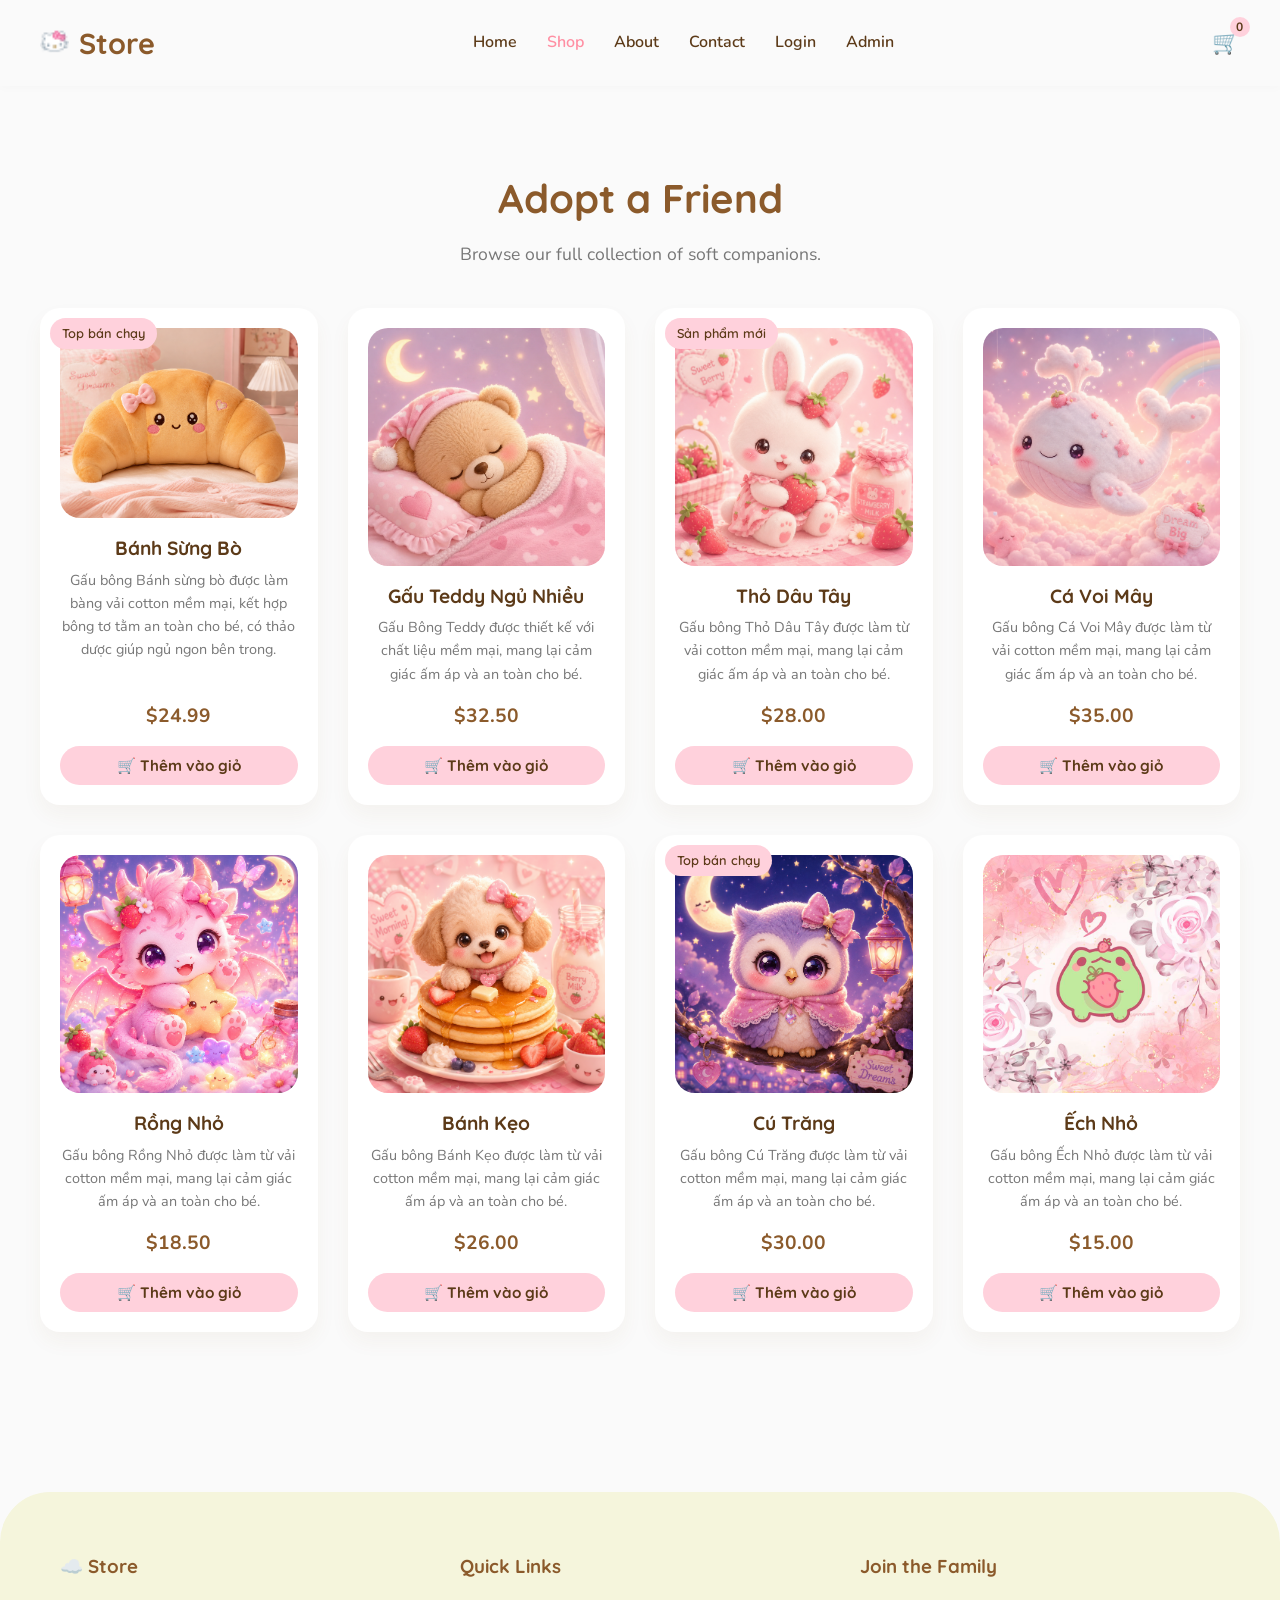
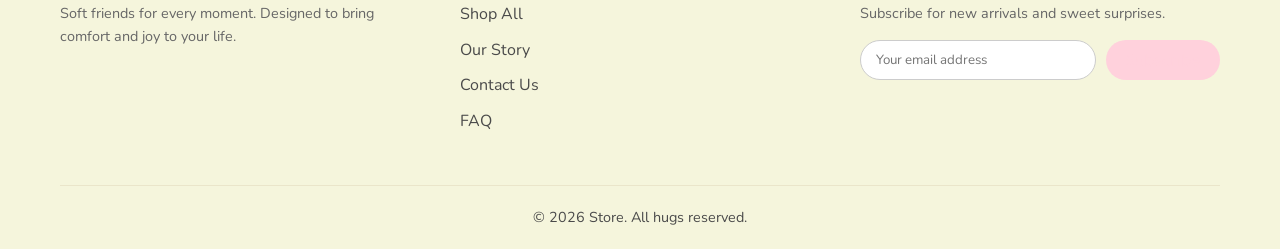
<file: shop.html>
<!DOCTYPE html>
<html lang="en">
<head>
  <meta charset="UTF-8">
  <meta name="viewport" content="width=device-width, initial-scale=1.0">
  <title>Shop | Store</title>
  <link rel="stylesheet" href="style.css">
  <style>
    .logo-image {
      height: 1em;
      width: auto;
      border-radius: 4px;
      display: inline-block;
      vertical-align: middle;
    }
    .btn-add-cart {
      width: 100%;
      margin-top: auto;
      padding: 10px;
      border-radius: 50px;
      background-color: var(--soft-pink);
      color: var(--dark-brown);
      border: none;
      font-family: var(--font-heading);
      font-weight: 700;
      font-size: 0.95rem;
      cursor: pointer;
      transition: all 0.3s ease;
    }
    .btn-add-cart:hover {
      background-color: #ffb6c1;
      transform: translateY(-2px);
      box-shadow: 0 5px 15px rgba(255,182,193,0.4);
    }
    .btn-add-cart.added {
      background-color: #b5e8c8;
      color: #2e7d52;
    }
  </style>
</head>
<body>

  <header>
    <div class="container navbar">
      <a href="index.html" class="logo">
        <img src="logo.png" alt="Store Logo" class="logo-image" />
        <span>Store</span>
      </a>
      <button class="mobile-menu-btn">☰</button>
      <ul class="nav-links">
        <li><a href="index.html">Home</a></li>
        <li><a href="shop.html" class="active">Shop</a></li>
        <li><a href="about.html">About</a></li>
        <li><a href="contact.html">Contact</a></li>
        <li><a href="login.html">Login</a></li>
        <li><a href="admin.html">Admin</a></li>
      </ul>
      <a href="cart.html" class="cart-icon-container" style="font-size:1.4rem;color:var(--dark-brown);position:relative;text-decoration:none;">
        🛒 <span class="cart-badge" id="nav-badge">0</span>
      </a>
    </div>
  </header>

  <div class="container section-padding">
    <h1 class="section-title text-center">Adopt a Friend</h1>
    <p class="section-subtitle text-center">Browse our full collection of soft companions.</p>

    <div class="product-grid" id="shop-grid">

      <div class="product-card">
        <div class="product-badge">Top bán chạy</div>
        <img src="croissant.jpg" alt="Croissant" class="product-image" />
        <h3 class="product-title">Bánh Sừng Bò</h3>
        <p class="product-desc">Gấu bông Bánh sừng bò được làm bàng vải cotton mềm mại, kết hợp bông tơ tằm an toàn cho bé, có thảo dược giúp ngủ ngon bên trong.</p>
        <div class="product-price">$24.99</div>
        <button class="btn-add-cart" onclick="addToCart(this,'Bánh Sừng Bò',24.99,'croissant.jpg')">🛒 Thêm vào giỏ</button>
      </div>

      <div class="product-card">
        <img src="bear.jpg" alt="Sleepy Teddy Bear" class="product-image" />
        <h3 class="product-title">Gấu Teddy Ngủ Nhiều</h3>
        <p class="product-desc">Gấu Bông Teddy được thiết kế với chất liệu mềm mại, mang lại cảm giác ấm áp và an toàn cho bé.</p>
        <div class="product-price">$32.50</div>
        <button class="btn-add-cart" onclick="addToCart(this,'Gấu Teddy Ngủ Nhiều',32.50,'bear.jpg')">🛒 Thêm vào giỏ</button>
      </div>

      <div class="product-card">
        <div class="product-badge">Sản phẩm mới</div>
        <img src="strawberry-bunny.jpg" alt="Strawberry Bunny" class="product-image" />
        <h3 class="product-title">Thỏ Dâu Tây</h3>
        <p class="product-desc">Gấu bông Thỏ Dâu Tây được làm từ vải cotton mềm mại, mang lại cảm giác ấm áp và an toàn cho bé.</p>
        <div class="product-price">$28.00</div>
        <button class="btn-add-cart" onclick="addToCart(this,'Thỏ Dâu Tây',28.00,'strawberry-bunny.jpg')">🛒 Thêm vào giỏ</button>
      </div>

      <div class="product-card">
        <img src="cloud-whale.jpg" alt="Cloud Whale" class="product-image" />
        <h3 class="product-title">Cá Voi Mây</h3>
        <p class="product-desc">Gấu bông Cá Voi Mây được làm từ vải cotton mềm mại, mang lại cảm giác ấm áp và an toàn cho bé.</p>
        <div class="product-price">$35.00</div>
        <button class="btn-add-cart" onclick="addToCart(this,'Cá Voi Mây',35.00,'cloud-whale.jpg')">🛒 Thêm vào giỏ</button>
      </div>

      <div class="product-card">
        <img src="tiny-dragon.jpg" alt="Tiny Dragon" class="product-image" />
        <h3 class="product-title">Rồng Nhỏ</h3>
        <p class="product-desc">Gấu bông Rồng Nhỏ được làm từ vải cotton mềm mại, mang lại cảm giác ấm áp và an toàn cho bé.</p>
        <div class="product-price">$18.50</div>
        <button class="btn-add-cart" onclick="addToCart(this,'Rồng Nhỏ',18.50,'tiny-dragon.jpg')">🛒 Thêm vào giỏ</button>
      </div>

      <div class="product-card">
        <img src="pancake-pup.jpg" alt="Pancake Pup" class="product-image" />
        <h3 class="product-title">Bánh Kẹo</h3>
        <p class="product-desc">Gấu bông Bánh Kẹo được làm từ vải cotton mềm mại, mang lại cảm giác ấm áp và an toàn cho bé.</p>
        <div class="product-price">$26.00</div>
        <button class="btn-add-cart" onclick="addToCart(this,'Bánh Kẹo',26.00,'pancake-pup.jpg')">🛒 Thêm vào giỏ</button>
      </div>

      <div class="product-card">
        <div class="product-badge">Top bán chạy</div>
        <img src="owl.jpg" alt="Moonlit Owl" class="product-image" />
        <h3 class="product-title">Cú Trăng</h3>
        <p class="product-desc">Gấu bông Cú Trăng được làm từ vải cotton mềm mại, mang lại cảm giác ấm áp và an toàn cho bé.</p>
        <div class="product-price">$30.00</div>
        <button class="btn-add-cart" onclick="addToCart(this,'Cú Trăng',30.00,'owl.jpg')">🛒 Thêm vào giỏ</button>
      </div>

      <div class="product-card">
        <img src="pocket-frog.jpg" alt="Pocket Frog" class="product-image" />
        <h3 class="product-title">Ếch Nhỏ</h3>
        <p class="product-desc">Gấu bông Ếch Nhỏ được làm từ vải cotton mềm mại, mang lại cảm giác ấm áp và an toàn cho bé.</p>
        <div class="product-price">$15.00</div>
        <button class="btn-add-cart" onclick="addToCart(this,'Ếch Nhỏ',15.00,'pocket-frog.jpg')">🛒 Thêm vào giỏ</button>
      </div>

    </div>
  </div>

  <footer>
    <div class="container">
      <div class="footer-content">
        <div class="footer-col">
          <h3>☁️ Store</h3>
          <p style="color:#666;font-size:0.9rem;">Soft friends for every moment. Designed to bring comfort and joy to your life.</p>
        </div>
        <div class="footer-col">
          <h3>Quick Links</h3>
          <ul>
            <li><a href="shop.html">Shop All</a></li>
            <li><a href="about.html">Our Story</a></li>
            <li><a href="contact.html">Contact Us</a></li>
            <li><a href="contact.html">FAQ</a></li>
          </ul>
        </div>
        <div class="footer-col">
          <h3>Join the Family</h3>
          <p style="color:#666;font-size:0.9rem;">Subscribe for new arrivals and sweet surprises.</p>
          <form class="newsletter-form">
            <input type="email" placeholder="Your email address" required>
            <button type="submit" class="btn btn-primary" style="padding:10px 20px;">Subscribe</button>
          </form>
        </div>
      </div>
      <div class="footer-bottom">&copy; 2026 Store. All hugs reserved.</div>
    </div>
  </footer>
<script >
let cart = JSON.parse(localStorage.getItem('cart') || '[]');

    function updateBadge() {
      const total = cart.reduce(function(sum, item) { return sum + item.qty; }, 0);
      document.getElementById('nav-badge').textContent = total;
    }

    function addToCart(btn, name, price, img) {
      const existing = cart.find(function(i) { return i.name === name; });
      if (existing) {
        existing.qty++;
      } else {
        cart.push({ name: name, price: price, img: img, qty: 1 });
      }
      localStorage.setItem('cart', JSON.stringify(cart));
      updateBadge();

      // Đổi nút thành " Đã thêm!" trong 1.5 giây
      btn.textContent = ' Đã thêm!';
      btn.classList.add('added');
      setTimeout(function() {
        btn.textContent = '🛒 Thêm vào giỏ';
        btn.classList.remove('added');
      }, 1500);
    }

    // Mobile menu
    document.querySelector('.mobile-menu-btn').addEventListener('click', function() {
      document.querySelector('.nav-links').classList.toggle('active');
    });

    updateBadge();
  </script>

</body>
</html>
</file>
<file: style.css>
@import url('https://fonts.googleapis.com/css2?family=Nunito:wght@400;600;700&family=Quicksand:wght@500;600;700&display=swap');

:root {
  --cream: #FFFDD0;
  --beige: #F5F5DC;
  --soft-pink: #FFD1DC;
  --light-brown: #8B5A2B;
  --warm-white: #FAFAFA;
  --dark-brown: #5C3A18;
  --text-color: #4A4A4A;
  --font-heading: 'Quicksand', sans-serif;
  --font-body: 'Nunito', sans-serif;
  --border-radius: 20px;
  --shadow: 0 10px 20px rgba(139, 90, 43, 0.05);
  --transition: all 0.3s ease;
}

/* Base */
* {
  box-sizing: border-box;
  margin: 0;
  padding: 0;
}

body {
  font-family: var(--font-body);
  background-color: var(--warm-white);
  color: var(--text-color);
  line-height: 1.6;
  overflow-x: hidden;
}

h1, h2, h3, h4, h5, h6 {
  font-family: var(--font-heading);
  color: var(--light-brown);
  font-weight: 700;
}

a {
  text-decoration: none;
  color: inherit;
  transition: var(--transition);
}

img {
  max-width: 100%;
  display: block;
  border-radius: var(--border-radius);
}

/* Layout Utilities */
.container {
  max-width: 1200px;
  margin: 0 auto;
  padding: 0 20px;
}

.text-center { text-align: center; }
.section-title { font-size: 2.5rem; margin-bottom: 10px; color: var(--light-brown); }
.section-subtitle { font-size: 1.1rem; color: #777; margin-bottom: 40px; }
.section-padding { padding: 80px 0; }

/* Placeholder Image Boxes */
.placeholder-img {
  width: 100%;
  aspect-ratio: 1 / 1;
  background-color: var(--beige);
  display: flex;
  flex-direction: column;
  align-items: center;
  justify-content: center;
  color: var(--light-brown);
  font-family: var(--font-heading);
  font-size: 1.2rem;
  border-radius: var(--border-radius);
  border: 2px dashed #e6c8cd;
  text-align: center;
  padding: 20px;
}

.placeholder-img i {
  font-size: 3rem;
  margin-bottom: 10px;
  color: var(--soft-pink);
}

/* Buttons */
.btn {
  display: inline-block;
  padding: 12px 30px;
  border-radius: 50px;
  font-family: var(--font-heading);
  font-weight: 600;
  cursor: pointer;
  border: none;
  transition: var(--transition);
  text-align: center;
  font-size: 1rem;
}

.btn-primary {
  background-color: var(--soft-pink);
  color: var(--soft-pink);
}

.btn-primary:hover {
  background-color: #ffb6c1;
  transform: translateY(-2px);
  box-shadow: 0 5px 15px rgba(255, 182, 193, 0.4);
}

.btn-outline {
  background-color: #ffa8ca;
  border: 2px solid var(--light-pink);
  color: var(--light-pink);
}

.btn-outline:hover {
  background-color: var(--light-pink);
  color: var(--warm-white);
}
/* Header & Navigation */
header {
  background-color: var(--warm-white);
  box-shadow: 0 2px 10px rgba(0,0,0,0.02);
  position: sticky;
  top: 0;
  z-index: 1000;
}

.navbar {
  display: flex;
  justify-content: space-between;
  align-items: center;
  padding: 20px 0;
}

.logo {   
  
  font-family: var(--font-heading);
  font-size: 1.8rem;
  font-weight: 700;
  color: var(--light-brown);
  display: flex;
  align-items: center;
  gap: 10px;
}

.nav-links {
  display: flex;
  list-style: none;
  gap: 30px;
}

.nav-links li a {
  font-weight: 600;
  color: var(--dark-brown);
}

.nav-links li a:hover, .nav-links li a.active {
  color: #ff8fa3;
}

.nav-icons {
  display: flex;
  gap: 15px;
  align-items: center;
}

.cart-icon-container {
  position: relative;
  font-size: 1.2rem;
  color: var(--dark-brown);
}

.cart-badge {
  position: absolute;
  top: -8px;
  right: -10px;
  background-color: var(--soft-pink);
  color: var(--dark-brown);
  font-size: 0.75rem;
  font-weight: bold;
  height: 20px;
  width: 20px;
  border-radius: 50%;
  display: flex;
  align-items: center;
  justify-content: center;
}

.mobile-menu-btn {
  display: none;
  font-size: 1.5rem;
  cursor: pointer;
  color: var(--dark-brown);
  background: none;
  border: none;
}

/* Hero Section */
.hero {
  background-color: var(--cream);
  padding: 80px 0;
  border-radius: 0 0 50px 50px;
  margin-bottom: 60px;
}

.hero .container {
  display: flex;
  align-items: center;
  gap: 50px;
}

.hero-text {
  flex: 1;
}

.hero-text h1 {
  font-size: 3.5rem;
  margin-bottom: 20px;
  line-height: 1.2;
}

.hero-text p {
  font-size: 1.2rem;
  margin-bottom: 30px;
  color: #666;
}

.hero-image {
  flex: 1;
  position: relative;
  animation: float 6s ease-in-out infinite;
}

@keyframes float {
  0% { transform: translateY(0px); }
  50% { transform: translateY(-15px); }
  100% { transform: translateY(0px); }
}

/* Product Cards */
.product-grid {
  display: grid;
  grid-template-columns: repeat(auto-fill, minmax(250px, 1fr));
  gap: 30px;
}

.product-card {
  background: white;
  border-radius: var(--border-radius);
  padding: 20px;
  box-shadow: var(--shadow);
  transition: var(--transition);
  text-align: center;
  position: relative;
  display: flex;
  flex-direction: column;
  height: 100%;
}

.product-card:hover {
  transform: translateY(-5px);
  box-shadow: 0 15px 30px rgba(139, 90, 43, 0.1);
}

.product-badge {
  position: absolute;
  top: 10px;
  left: 10px;
  background-color: var(--soft-pink);
  color: var(--dark-brown);
  padding: 5px 12px;
  border-radius: 20px;
  font-size: 0.8rem;
  font-weight: 600;
  font-family: var(--font-heading);
  z-index: 1;
}

.product-image {
  margin-bottom: 15px;
  position: relative;
  overflow: hidden;
  border-radius: var(--border-radius);
}

.product-title {
  font-size: 1.2rem;
  margin-bottom: 5px;
  color: var(--dark-brown);
}

.product-desc {
  font-size: 0.9rem;
  color: #777;
  margin-bottom: 15px;
  flex-grow: 1;
}

.product-price {
  font-size: 1.2rem;
  font-weight: 700;
  color: var(--light-brown);
  margin-bottom: 15px;
}

/* Footer */
footer {
  background-color: var(--beige);
  padding: 60px 0 20px;
  margin-top: 80px;
  border-radius: 50px 50px 0 0;
}

.footer-content {
  display: grid;
  grid-template-columns: repeat(auto-fit, minmax(200px, 1fr));
  gap: 40px;
  margin-bottom: 40px;
}

.footer-col h3 {
  margin-bottom: 20px;
}

.footer-col ul {
  list-style: none;
}

.footer-col ul li {
  margin-bottom: 10px;
}

.footer-col ul li a:hover {
  color: var(--soft-pink);
}

.newsletter-form {
  display: flex;
  gap: 10px;
  margin-top: 15px;
}

.newsletter-form input {
  padding: 10px 15px;
  border-radius: 20px;
  border: 1px solid #ccc;
  flex: 1;
  font-family: var(--font-body);
}

.footer-bottom {
  text-align: center;
  padding-top: 20px;
  border-top: 1px solid rgba(139, 90, 43, 0.1);
  font-size: 0.9rem;
}

/* Filters */
.filters {
  display: flex;
  justify-content: center;
  flex-wrap: wrap;
  gap: 15px;
  margin-bottom: 40px;
}

.filter-btn {
  background-color: var(--beige);
  border: none;
  padding: 8px 20px;
  border-radius: 20px;
  font-family: var(--font-heading);
  font-weight: 600;
  color: var(--dark-brown);
  cursor: pointer;
  transition: var(--transition);
}

.filter-btn.active, .filter-btn:hover {
  background-color: var(--soft-pink);
}

/* Mobile Responsiveness */
@media (max-width: 768px) {
  .hero .container {
    flex-direction: column;
    text-align: center;
  }
  
  .hero-text h1 {
    font-size: 2.5rem;
  }
  
  .nav-links {
    display: none;
    flex-direction: column;
    position: absolute;
    top: 100%;
    left: 0;
    right: 0;
    background: var(--warm-white);
    padding: 20px;
    box-shadow: 0 10px 10px rgba(0,0,0,0.05);
    text-align: center;
  }
  
  .nav-links.active {
    display: flex;
  }
  
  .mobile-menu-btn {
    display: block;
  }
}

/* Cart Page */
.cart-container {
  display: grid;
  grid-template-columns: 2fr 1fr;
  gap: 40px;
}

.cart-items {
  background: white;
  border-radius: var(--border-radius);
  padding: 30px;
  box-shadow: var(--shadow);
}

.cart-item {
  display: flex;
  align-items: center;
  gap: 20px;
  padding-bottom: 20px;
  border-bottom: 1px solid #eee;
  margin-bottom: 20px;
}

.cart-item:last-child {
  border-bottom: none;
  margin-bottom: 0;
  padding-bottom: 0;
}

.cart-item-img {
  width: 100px;
  height: 100px;
  border-radius: 10px;
  object-fit: cover;
}

.cart-item-details {
  flex-grow: 1;
}

.cart-item-title {
  font-family: var(--font-heading);
  font-weight: 700;
  font-size: 1.1rem;
  color: var(--dark-brown);
}

.cart-item-price {
  color: var(--light-brown);
  font-weight: 600;
}

.quantity-controls {
  display: flex;
  align-items: center;
  gap: 10px;
  margin-top: 10px;
}

.qty-btn {
  background: var(--beige);
  border: none;
  width: 30px;
  height: 30px;
  border-radius: 50%;
  cursor: pointer;
  font-weight: bold;
  color: var(--dark-brown);
}

.remove-btn {
  color: #ff6b6b;
  background: none;
  border: none;
  cursor: pointer;
  font-size: 0.9rem;
  margin-top: 10px;
  text-decoration: underline;
}

.cart-summary {
  background: white;
  border-radius: var(--border-radius);
  padding: 30px;
  box-shadow: var(--shadow);
  height: fit-content;
}

.summary-row {
  display: flex;
  justify-content: space-between;
  margin-bottom: 15px;
}

.summary-total {
  font-size: 1.2rem;
  font-weight: 700;
  border-top: 1px solid #eee;
  padding-top: 15px;
  margin-top: 15px;
}

.empty-cart-message {
  text-align: center;
  padding: 40px 0;
  color: var(--light-brown);
}

.empty-cart-message i {
  font-size: 4rem;
  color: var(--soft-pink);
  margin-bottom: 20px;
}

@media (max-width: 768px) {
  .cart-container {
    grid-template-columns: 1fr;
  }
}

/* Product Detail Page */
.product-detail-container {
  display: grid;
  grid-template-columns: 1fr 1fr;
  gap: 50px;
  background: white;
  padding: 40px;
  border-radius: var(--border-radius);
  box-shadow: var(--shadow);
  margin-top: 40px;
}

.product-detail-info h1 {
  font-size: 2.5rem;
  margin-bottom: 10px;
}

.product-detail-price {
  font-size: 1.5rem;
  color: var(--light-brown);
  font-weight: 700;
  margin-bottom: 20px;
}

.product-personality {
  background: var(--cream);
  padding: 20px;
  border-radius: 15px;
  margin-bottom: 30px;
  font-style: italic;
}

.add-to-cart-section {
  display: flex;
  gap: 20px;
  align-items: center;
  margin-top: 30px;
}

@media (max-width: 768px) {
  .product-detail-container {
    grid-template-columns: 1fr;
  }
}

/* About & Contact Pages */
.about-content, .contact-content {
  background: white;
  padding: 40px;
  border-radius: var(--border-radius);
  box-shadow: var(--shadow);
}

.contact-grid {
  display: grid;
  grid-template-columns: 1fr 1fr;
  gap: 40px;
}

.contact-form .form-group {
  margin-bottom: 20px;
}

.contact-form label {
  display: block;
  margin-bottom: 5px;
  font-weight: 600;
}

.contact-form input, .contact-form textarea {
  width: 100%;
  padding: 12px;
  border: 1px solid #ddd;
  border-radius: 10px;
  font-family: var(--font-body);
}

.faq-item {
  margin-bottom: 20px;
  border-bottom: 1px solid #eee;
  padding-bottom: 20px;
}

.faq-item h4 {
  margin-bottom: 10px;
  cursor: pointer;
}

/* Auth Page */
    .auth-container {
      max-width: 400px;
      margin: 40px auto;
      background: white;
      padding: 40px;
      border-radius: var(--border-radius);
      box-shadow: var(--shadow);
    }
    .auth-tabs {
      display: flex;
      margin-bottom: 30px;
      border-bottom: 2px solid var(--beige);
    }
    .auth-tab {
      flex: 1;
      text-align: center;
      padding: 10px;
      cursor: pointer;
      font-family: var(--font-heading);
      font-weight: 700;
      color: #999;
      transition: var(--transition);
    }
    .auth-tab.active {
      color: var(--light-brown);
      border-bottom: 2px solid var(--soft-pink);
      margin-bottom: -2px;
    }
    .auth-form {
      display: none;
    }
    .auth-form.active {
      display: block;
    }
    .form-group {
      margin-bottom: 20px;
      position: relative;
    }
    .form-group label {
      display: block;
      margin-bottom: 8px;
      font-weight: 600;
      color: var(--dark-brown);
    }
    .form-group input {
      width: 100%;
      padding: 12px;
      border: 1px solid #ddd;
      border-radius: 10px;
      font-family: var(--font-body);
      transition: var(--transition);
    }
    .form-group input:focus {
      outline: none;
      border-color: var(--soft-pink);
      box-shadow: 0 0 0 3px rgba(255, 209, 220, 0.3);
    }
    .password-wrapper {
      position: relative;
    }
    .password-wrapper input {
      padding-right: 40px;
    }
    .password-wrapper .eye-icon {
      position: absolute;
      right: 12px;
      top: 50%;
      transform: translateY(-50%);
      cursor: pointer;
      color: #999;
    }
    .auth-btn {
      width: 100%;
      margin-top: 10px;
    }
  #petals-container {
    position: fixed;
    inset: 0;
    pointer-events: none;
    z-index: 9999;
    overflow: hidden;
}

.petal {
    position: absolute;
    width: 8px;
    height: 8px;
    background: radial-gradient(circle at center, #ff6b9d, #ff1744);
    border-radius: 50% 0 50% 0;
    opacity: 0.7;
    animation: petal-fall linear infinite;
}

@keyframes petal-fall {
    from {
        transform: translateY(-10px) rotate(0deg);
    }
    to {
        transform: translateY(100vh) rotate(360deg);
    }
}

    .checkout-wrapper {
      display: grid;
      grid-template-columns: 1.4fr 1fr;
      gap: 40px;
      margin-top: 40px;
    }

    /* ---- LEFT PANEL ---- */
    .checkout-form-panel {
      display: flex;
      flex-direction: column;
      gap: 30px;
    }

    .checkout-section {
      background: white;
      border-radius: var(--border-radius);
      padding: 30px;
      box-shadow: var(--shadow);
    }

    .checkout-section h2 {
      font-size: 1.3rem;
      margin-bottom: 20px;
      padding-bottom: 12px;
      border-bottom: 2px dashed #f0d6db;
      display: flex;
      align-items: center;
      gap: 10px;
    }

    .form-row {
      display: grid;
      grid-template-columns: 1fr 1fr;
      gap: 15px;
    }

    .form-group {
      margin-bottom: 18px;
      position: relative;
    }

    .form-group label {
      display: block;
      margin-bottom: 7px;
      font-weight: 600;
      font-size: 0.9rem;
      color: var(--dark-brown);
    }

    .form-group input,
    .form-group select {
      width: 100%;
      padding: 12px 15px;
      border: 1.5px solid #e8d5d8;
      border-radius: 12px;
      font-family: var(--font-body);
      font-size: 0.95rem;
      color: var(--text-color);
      background: #fdfafa;
      transition: var(--transition);
      appearance: none;
    }

    .form-group input:focus,
    .form-group select:focus {
      outline: none;
      border-color: var(--soft-pink);
      background: white;
      box-shadow: 0 0 0 3px rgba(255, 209, 220, 0.35);
    }

    .form-group.full {
      grid-column: 1 / -1;
    }

    /* Payment method cards */
    .payment-methods {
      display: flex;
      gap: 12px;
      margin-bottom: 20px;
      flex-wrap: wrap;
    }

    .payment-method {
      flex: 1;
      min-width: 100px;
      border: 2px solid #e8d5d8;
      border-radius: 14px;
      padding: 14px 10px;
      text-align: center;
      cursor: pointer;
      transition: var(--transition);
      font-family: var(--font-heading);
      font-weight: 600;
      font-size: 0.85rem;
      color: #999;
      background: #fdfafa;
      user-select: none;
    }

    .payment-method .pm-icon {
      font-size: 1.8rem;
      display: block;
      margin-bottom: 6px;
    }

    .payment-method.selected {
      border-color: var(--soft-pink);
      background: #fff5f7;
      color: var(--dark-brown);
      box-shadow: 0 4px 14px rgba(255, 182, 193, 0.3);
    }

    .card-fields {
      display: none;
    }
    .card-fields.visible {
      display: block;
    }

    /* ---- RIGHT PANEL (Order Summary) ---- */
    .order-summary-panel {
      position: sticky;
      top: 100px;
      align-self: start;
    }

    .order-summary {
      background: white;
      border-radius: var(--border-radius);
      padding: 30px;
      box-shadow: var(--shadow);
    }

    .order-summary h2 {
      font-size: 1.3rem;
      margin-bottom: 20px;
      padding-bottom: 12px;
      border-bottom: 2px dashed #f0d6db;
      display: flex;
      align-items: center;
      gap: 10px;
    }

    .order-item {
      display: flex;
      align-items: center;
      gap: 14px;
      padding: 12px 0;
      border-bottom: 1px solid #f5eded;
    }

    .order-item:last-of-type {
      border-bottom: none;
    }

    .order-item-img {
      width: 55px;
      height: 55px;
      border-radius: 10px;
      object-fit: cover;
      background: var(--beige);
      flex-shrink: 0;
    }

    .order-item-img-placeholder {
      width: 55px;
      height: 55px;
      border-radius: 10px;
      background: var(--beige);
      display: flex;
      align-items: center;
      justify-content: center;
      font-size: 1.5rem;
      flex-shrink: 0;
    }

    .order-item-name {
      font-family: var(--font-heading);
      font-weight: 700;
      font-size: 0.95rem;
      color: var(--dark-brown);
    }

    .order-item-qty {
      font-size: 0.82rem;
      color: #999;
      margin-top: 3px;
    }

    .order-item-price {
      margin-left: auto;
      font-weight: 700;
      color: var(--light-brown);
      white-space: nowrap;
    }

    .summary-divider {
      border: none;
      border-top: 1px solid #f0e0e3;
      margin: 16px 0;
    }

    .summary-row {
      display: flex;
      justify-content: space-between;
      font-size: 0.95rem;
      margin-bottom: 10px;
      color: #666;
    }

    .summary-row.total {
      font-size: 1.2rem;
      font-weight: 700;
      color: var(--dark-brown);
      margin-top: 12px;
      padding-top: 12px;
      border-top: 2px solid #f0d6db;
    }

    /* Coupon */
    .coupon-row {
      display: flex;
      gap: 10px;
      margin-top: 18px;
    }

    .coupon-row input {
      flex: 1;
      padding: 10px 14px;
      border: 1.5px solid #e8d5d8;
      border-radius: 12px;
      font-family: var(--font-body);
      font-size: 0.9rem;
    }

    .coupon-row input:focus {
      outline: none;
      border-color: var(--soft-pink);
    }

    .coupon-row button {
      padding: 10px 18px;
      border-radius: 12px;
      background: var(--beige);
      border: none;
      font-family: var(--font-heading);
      font-weight: 700;
      color: var(--dark-brown);
      cursor: pointer;
      transition: var(--transition);
      white-space: nowrap;
    }

    .coupon-row button:hover {
      background: var(--soft-pink);
    }

    /* Place Order Button */
    .btn-place-order {
      width: 100%;
      margin-top: 22px;
      padding: 16px;
      font-size: 1.1rem;
      border-radius: 16px;
      background: linear-gradient(135deg, #FFD1DC, #ffb6c1);
      color: var(--dark-brown);
      border: none;
      font-family: var(--font-heading);
      font-weight: 700;
      cursor: pointer;
      transition: var(--transition);
      box-shadow: 0 6px 20px rgba(255, 182, 193, 0.45);
      letter-spacing: 0.3px;
    }

    .btn-place-order:hover {
      transform: translateY(-2px);
      box-shadow: 0 10px 28px rgba(255, 182, 193, 0.6);
    }

    .secure-note {
      text-align: center;
      font-size: 0.82rem;
      color: #aaa;
      margin-top: 12px;
      display: flex;
      align-items: center;
      justify-content: center;
      gap: 6px;
    }

    /* Steps indicator */
    .checkout-steps {
      display: flex;
      align-items: center;
      justify-content: center;
      gap: 0;
      margin-bottom: 40px;
    }

    .step {
      display: flex;
      flex-direction: column;
      align-items: center;
      gap: 6px;
    }

    .step-circle {
      width: 36px;
      height: 36px;
      border-radius: 50%;
      background: var(--beige);
      border: 2px solid #e0c8cd;
      display: flex;
      align-items: center;
      justify-content: center;
      font-family: var(--font-heading);
      font-weight: 700;
      font-size: 0.9rem;
      color: #bbb;
    }

    .step.active .step-circle {
      background: var(--soft-pink);
      border-color: var(--soft-pink);
      color: var(--dark-brown);
    }

    .step.done .step-circle {
      background: #b5e8c8;
      border-color: #7ecfa4;
      color: #2e7d52;
    }

    .step-label {
      font-size: 0.78rem;
      font-family: var(--font-heading);
      font-weight: 600;
      color: #bbb;
    }

    .step.active .step-label { color: var(--dark-brown); }
    .step.done .step-label { color: #2e7d52; }

    .step-line {
      width: 60px;
      height: 2px;
      background: #e8d5d8;
      margin-bottom: 22px;
    }

    .step-line.done { background: #7ecfa4; }

    /* Success overlay */
    .success-overlay {
      display: none;
      position: fixed;
      inset: 0;
      background: rgba(255, 253, 248, 0.96);
      z-index: 9999;
      flex-direction: column;
      align-items: center;
      justify-content: center;
      text-align: center;
    }

    .success-overlay.show {
      display: flex;
      animation: fadeIn 0.4s ease;
    }

    @keyframes fadeIn {
      from { opacity: 0; transform: scale(0.96); }
      to   { opacity: 1; transform: scale(1); }
    }

    .success-icon {
      font-size: 5rem;
      animation: pop 0.5s ease 0.2s both;
    }

    @keyframes pop {
      0%   { transform: scale(0); }
      70%  { transform: scale(1.2); }
      100% { transform: scale(1); }
    }

    .success-overlay h2 {
      font-size: 2.2rem;
      margin: 20px 0 10px;
      color: var(--light-brown);
    }

    .success-overlay p {
      color: #777;
      font-size: 1.05rem;
      max-width: 380px;
    }

    /* Responsive */
    @media (max-width: 768px) {
      .checkout-wrapper {
        grid-template-columns: 1fr;
      }
      .order-summary-panel {
        position: static;
      }
      .form-row {
        grid-template-columns: 1fr;
      }
      .step-line { width: 30px; }
    }
</file>
